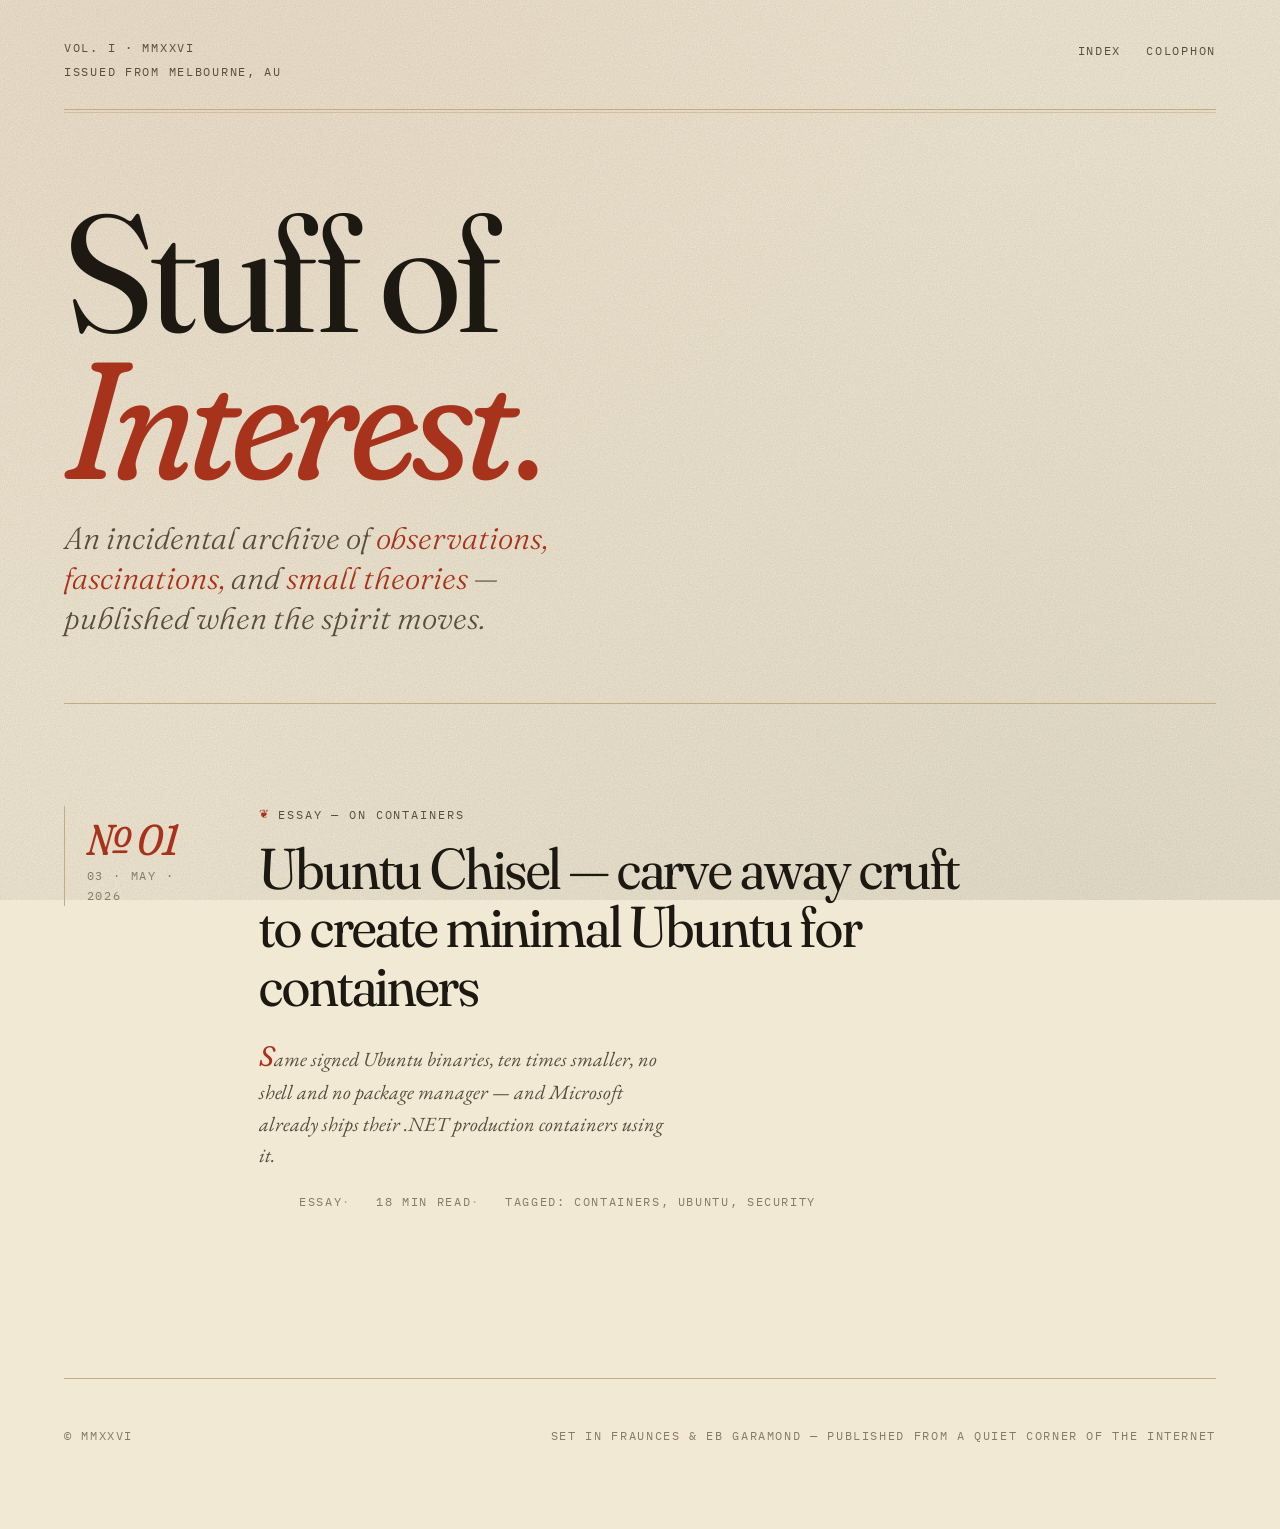
<file: index.html>
<!doctype html>
<html lang="en">
<head>
  <meta charset="utf-8">
  <meta name="viewport" content="width=device-width, initial-scale=1">
  <title>Stuff of Interest — a commonplace book</title>
  <meta name="description" content="An incidental archive of observations, fascinations, and small theories.">
  <link rel="preconnect" href="https://fonts.googleapis.com">
  <link rel="preconnect" href="https://fonts.gstatic.com" crossorigin>
  <link href="https://fonts.googleapis.com/css2?family=Fraunces:ital,opsz,wght,SOFT,WONK@0,9..144,300..700,30..100,0..1;1,9..144,300..700,30..100,0..1&family=EB+Garamond:ital,wght@0,400..600;1,400..600&family=IBM+Plex+Mono:wght@400;500&display=swap" rel="stylesheet">
  <link rel="stylesheet" href="assets/css/styles.css">
</head>
<body>
  <div class="page">

    <header class="masthead">
      <div class="mast-meta">
        <span>Vol. I · MMXXVI</span>
        <span>Issued from Melbourne, AU</span>
      </div>
      <nav class="mast-nav" aria-label="Primary">
        <a href="index.html">Index</a>
        <a href="about.html">Colophon</a>
      </nav>
    </header>

    <section class="hero">
      <h1 class="logotype">
        Stuff of<br>
        <em>Interest</em><span class="period">.</span>
      </h1>
    </section>

    <section class="lede">
      <p class="lede-tagline">
        An incidental archive of <em>observations, fascinations,</em> and <em>small theories</em> — published when the spirit moves.
      </p>
    </section>

    <main>
      <ol class="entries" role="list">

        <li class="entry">
          <div class="entry-no">
            <span class="num">№ 01</span>
            <span class="date">03 · May · 2026</span>
          </div>
          <div class="entry-body">
            <p class="entry-tag">Essay — On containers</p>
            <h2 class="entry-title">
              <a href="posts/ubuntu-chisel.html">Ubuntu Chisel — carve away cruft to create minimal Ubuntu for containers</a>
            </h2>
            <p class="entry-dek">
              Same signed Ubuntu binaries, ten times smaller, no shell and no package manager — and Microsoft already ships their .NET production containers using it.
            </p>
            <ul class="entry-meta">
              <li>Essay</li>
              <li>18 min read</li>
              <li>Tagged: containers, ubuntu, security</li>
            </ul>
          </div>
        </li>

      </ol>
    </main>

    <footer class="colophon-foot">
      <p>© MMXXVI</p>
      <p>Set in Fraunces &amp; EB Garamond — published from a quiet corner of the internet</p>
    </footer>

  </div>
</body>
</html>
</file>
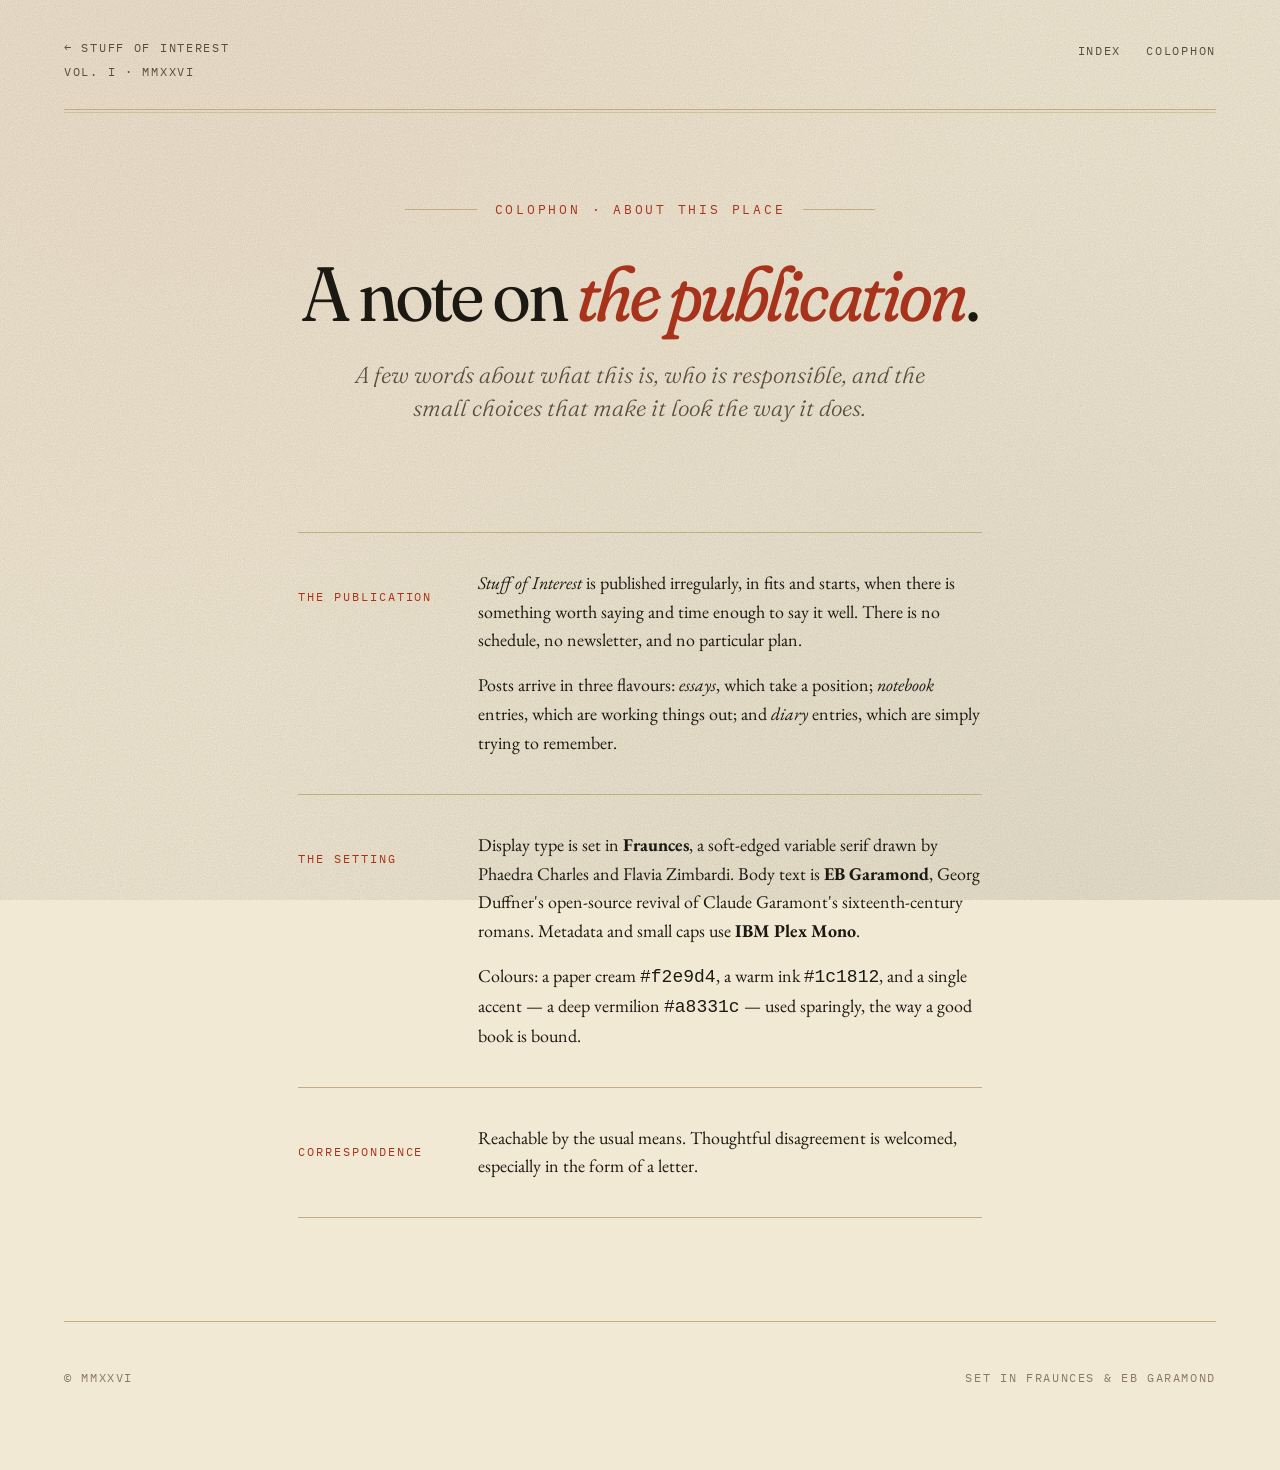
<file: about.html>
<!doctype html>
<html lang="en">
<head>
  <meta charset="utf-8">
  <meta name="viewport" content="width=device-width, initial-scale=1">
  <title>Colophon — Stuff of Interest</title>
  <meta name="description" content="A short note on who runs Stuff of Interest, what it is, and how it was made.">
  <link rel="preconnect" href="https://fonts.googleapis.com">
  <link rel="preconnect" href="https://fonts.gstatic.com" crossorigin>
  <link href="https://fonts.googleapis.com/css2?family=Fraunces:ital,opsz,wght,SOFT,WONK@0,9..144,300..700,30..100,0..1;1,9..144,300..700,30..100,0..1&family=EB+Garamond:ital,wght@0,400..600;1,400..600&family=IBM+Plex+Mono:wght@400;500&display=swap" rel="stylesheet">
  <link rel="stylesheet" href="assets/css/styles.css">
</head>
<body>
  <div class="page">

    <header class="masthead">
      <div class="mast-meta">
        <span><a href="index.html">← Stuff of Interest</a></span>
        <span>Vol. I · MMXXVI</span>
      </div>
      <nav class="mast-nav" aria-label="Primary">
        <a href="index.html">Index</a>
        <a href="about.html">Colophon</a>
      </nav>
    </header>

    <article class="article">

      <header class="article-head">
        <p class="article-kicker">Colophon · About this place</p>
        <h1 class="article-title">A note on <em>the publication</em>.</h1>
        <p class="article-deck">A few words about what this is, who is responsible, and the small choices that make it look the way it does.</p>
      </header>

      <section class="colophon">

        <div class="colophon-section">
          <p class="colophon-label">The Publication</p>
          <div class="colophon-body">
            <p><em>Stuff of Interest</em> is published irregularly, in fits and starts, when there is something worth saying and time enough to say it well. There is no schedule, no newsletter, and no particular plan.</p>
            <p>Posts arrive in three flavours: <em>essays</em>, which take a position; <em>notebook</em> entries, which are working things out; and <em>diary</em> entries, which are simply trying to remember.</p>
          </div>
        </div>

        <div class="colophon-section">
          <p class="colophon-label">The Setting</p>
          <div class="colophon-body">
            <p>Display type is set in <strong>Fraunces</strong>, a soft-edged variable serif drawn by Phaedra Charles and Flavia Zimbardi. Body text is <strong>EB Garamond</strong>, Georg Duffner's open-source revival of Claude Garamont's sixteenth-century romans. Metadata and small caps use <strong>IBM Plex Mono</strong>.</p>
            <p>Colours: a paper cream <code>#f2e9d4</code>, a warm ink <code>#1c1812</code>, and a single accent — a deep vermilion <code>#a8331c</code> — used sparingly, the way a good book is bound.</p>
          </div>
        </div>

        <div class="colophon-section">
          <p class="colophon-label">Correspondence</p>
          <div class="colophon-body">
            <p>Reachable by the usual means. Thoughtful disagreement is welcomed, especially in the form of a letter.</p>
          </div>
        </div>

      </section>

    </article>

    <footer class="colophon-foot">
      <p>© MMXXVI</p>
      <p>Set in Fraunces &amp; EB Garamond</p>
    </footer>

  </div>
</body>
</html>
</file>
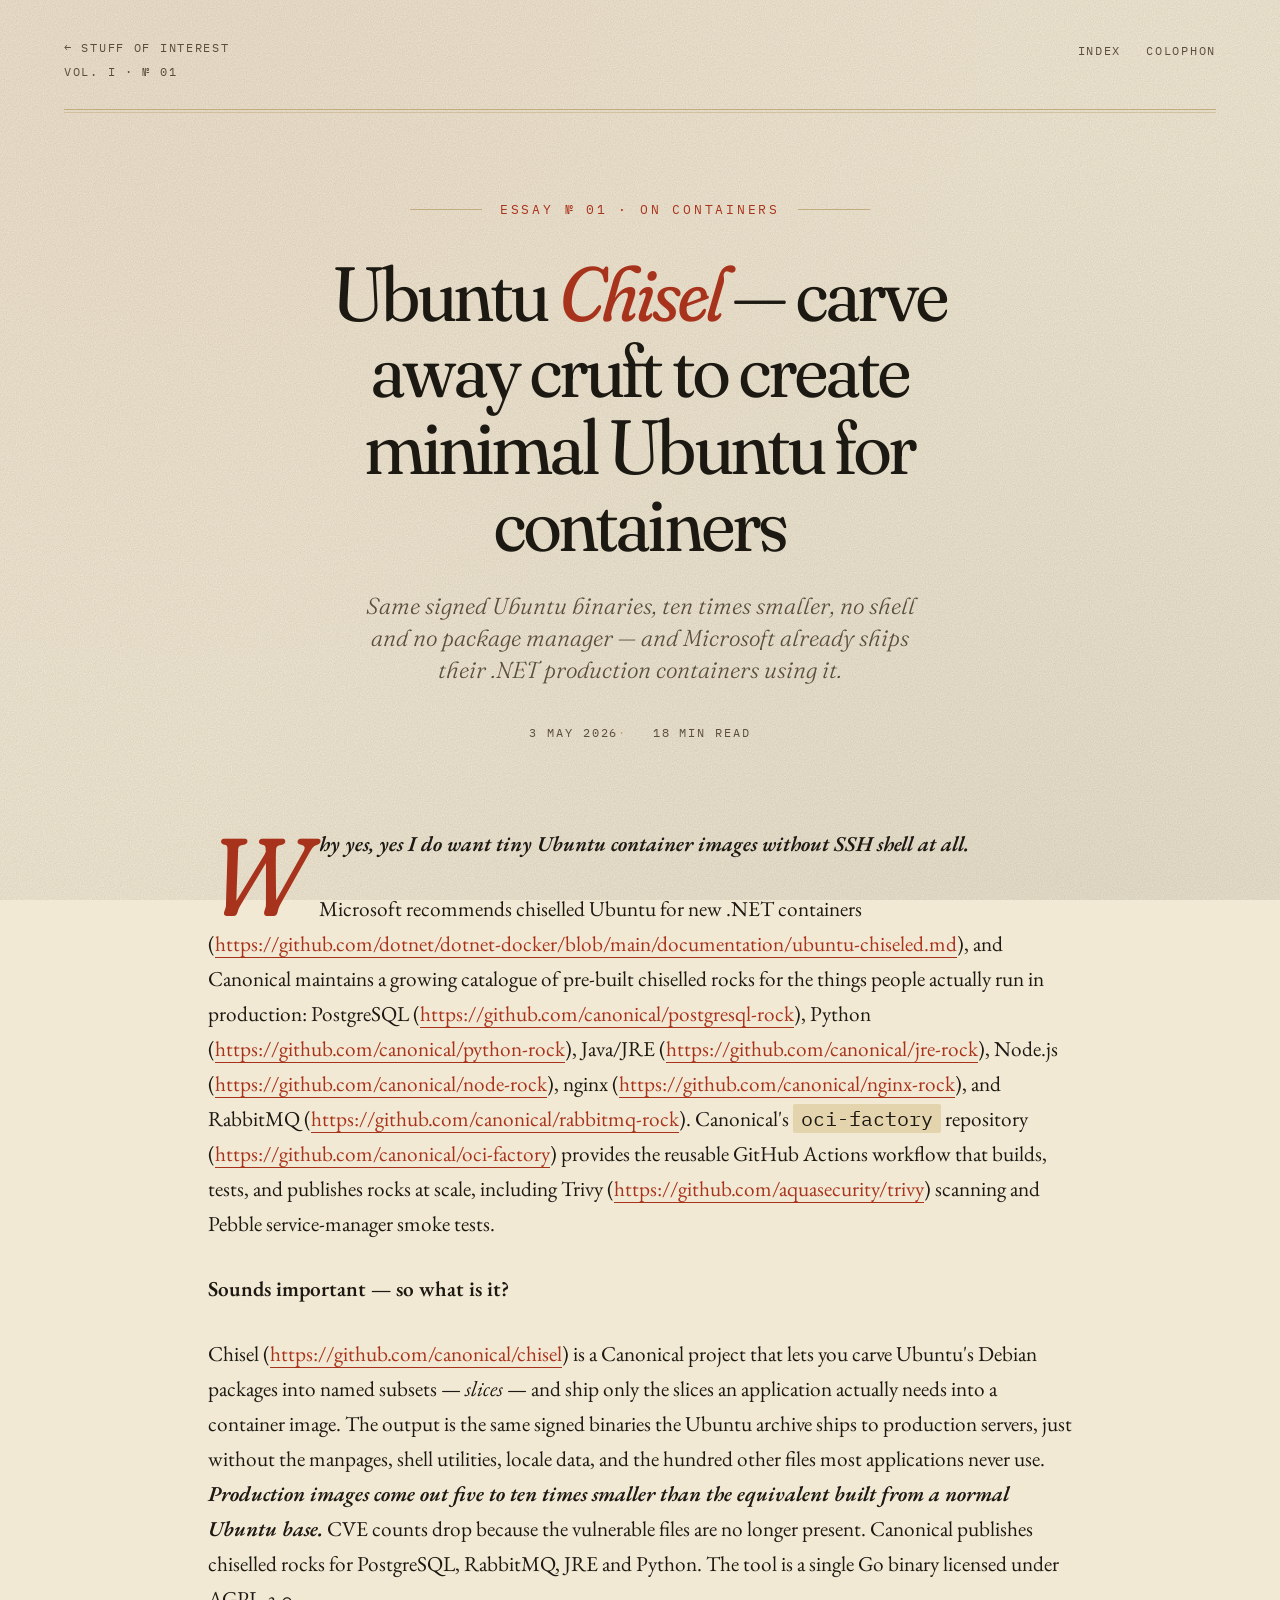
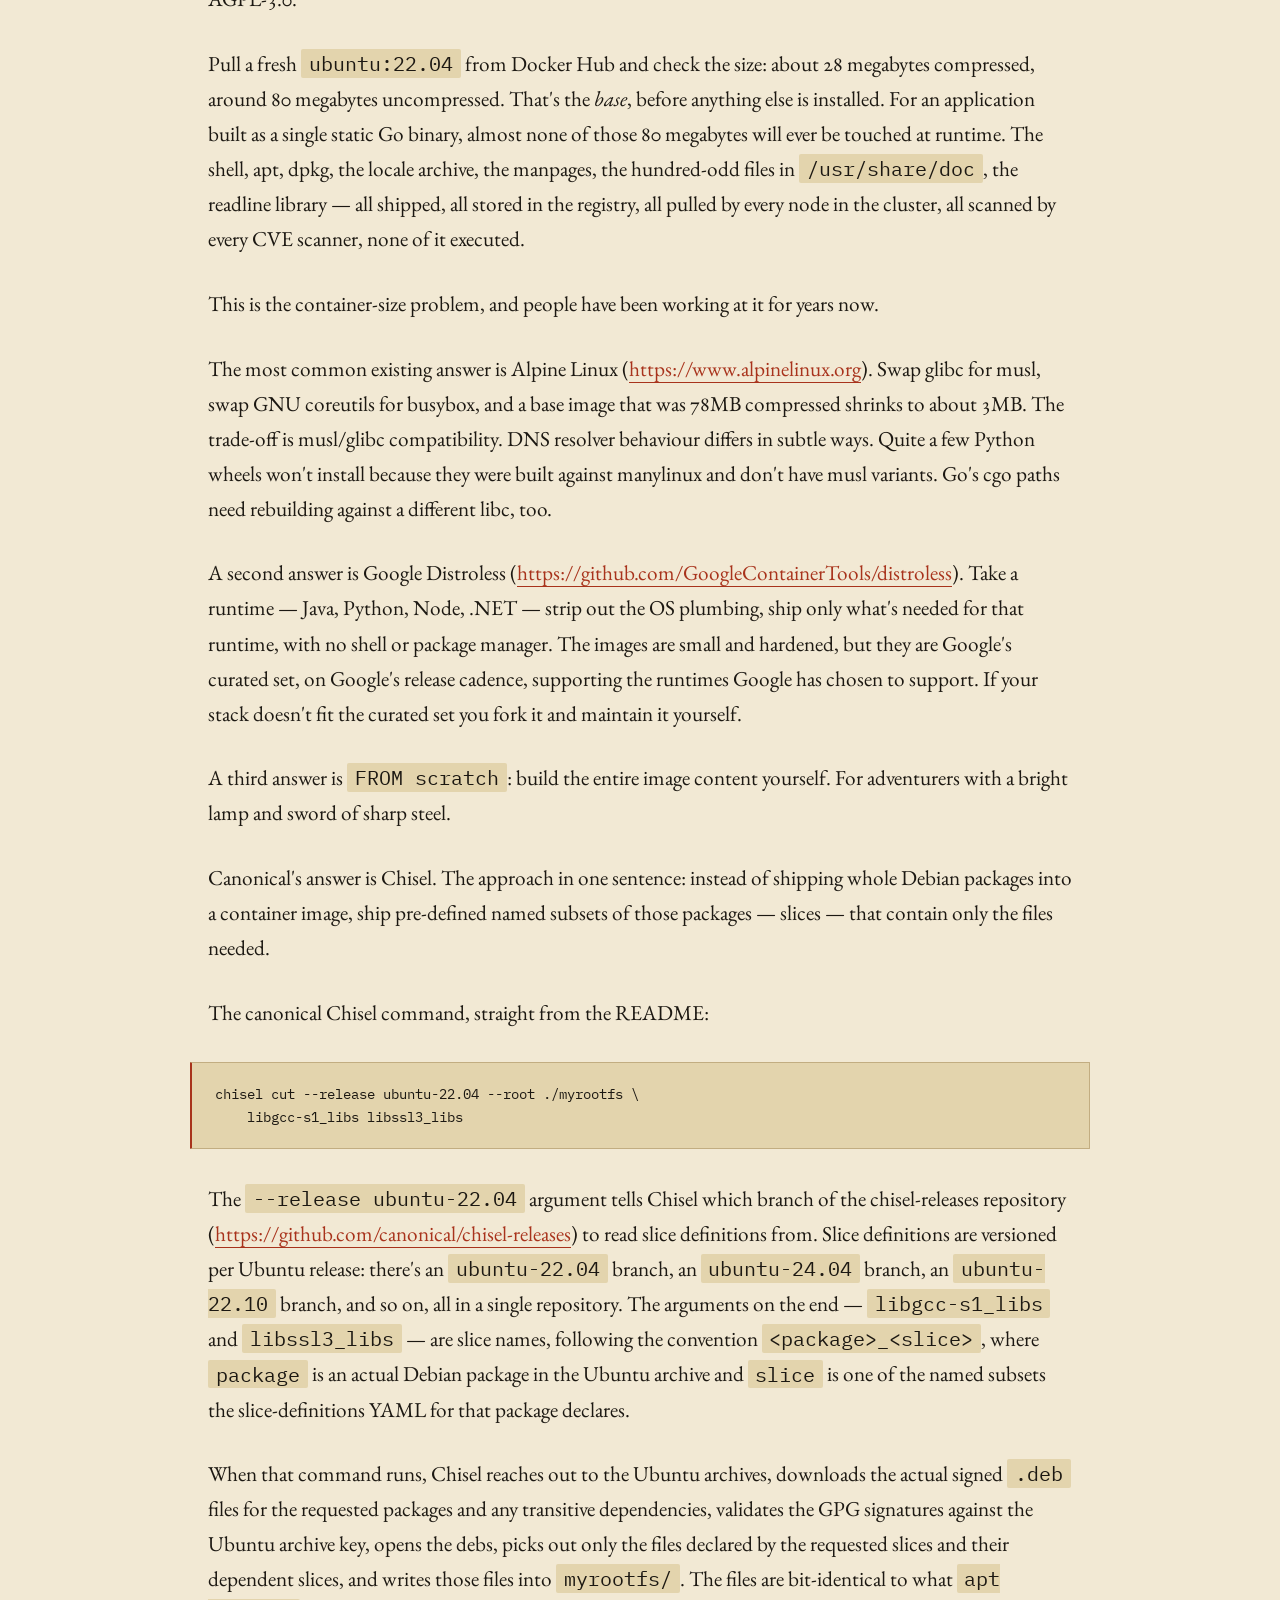
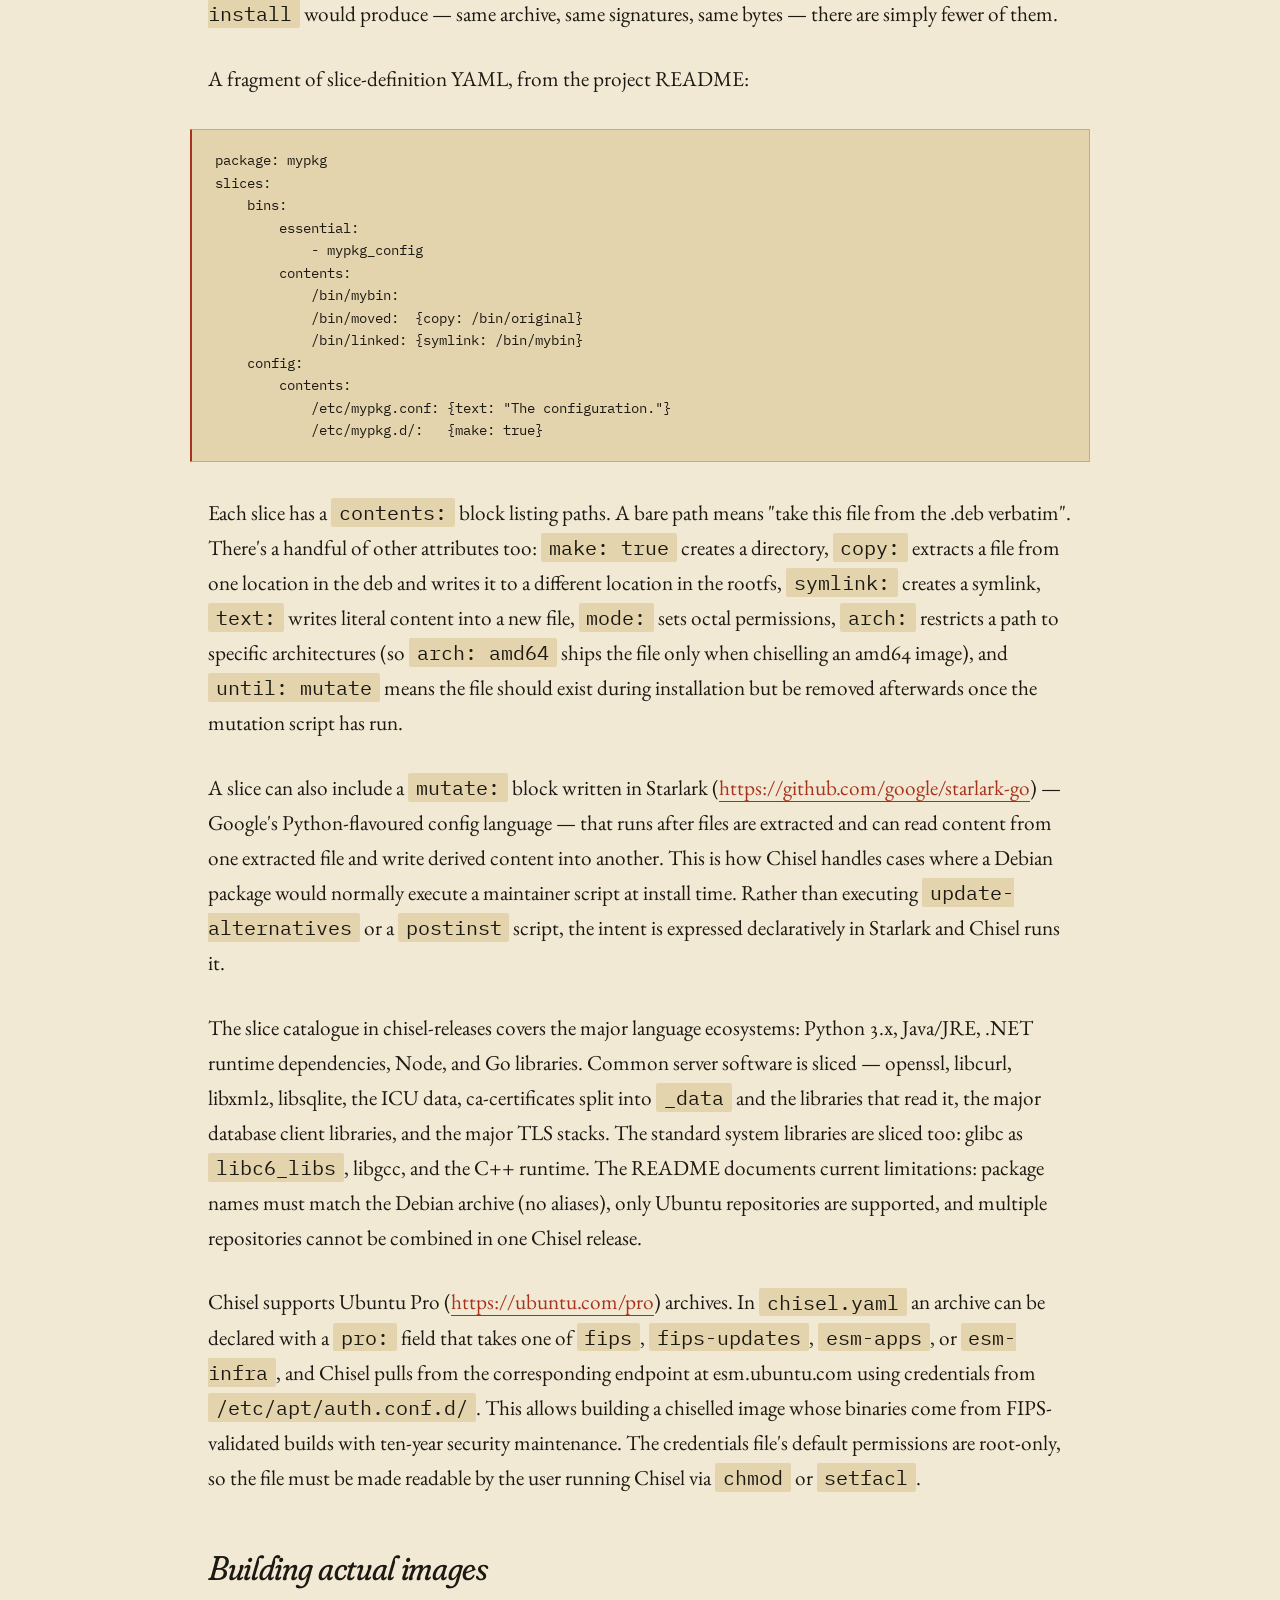
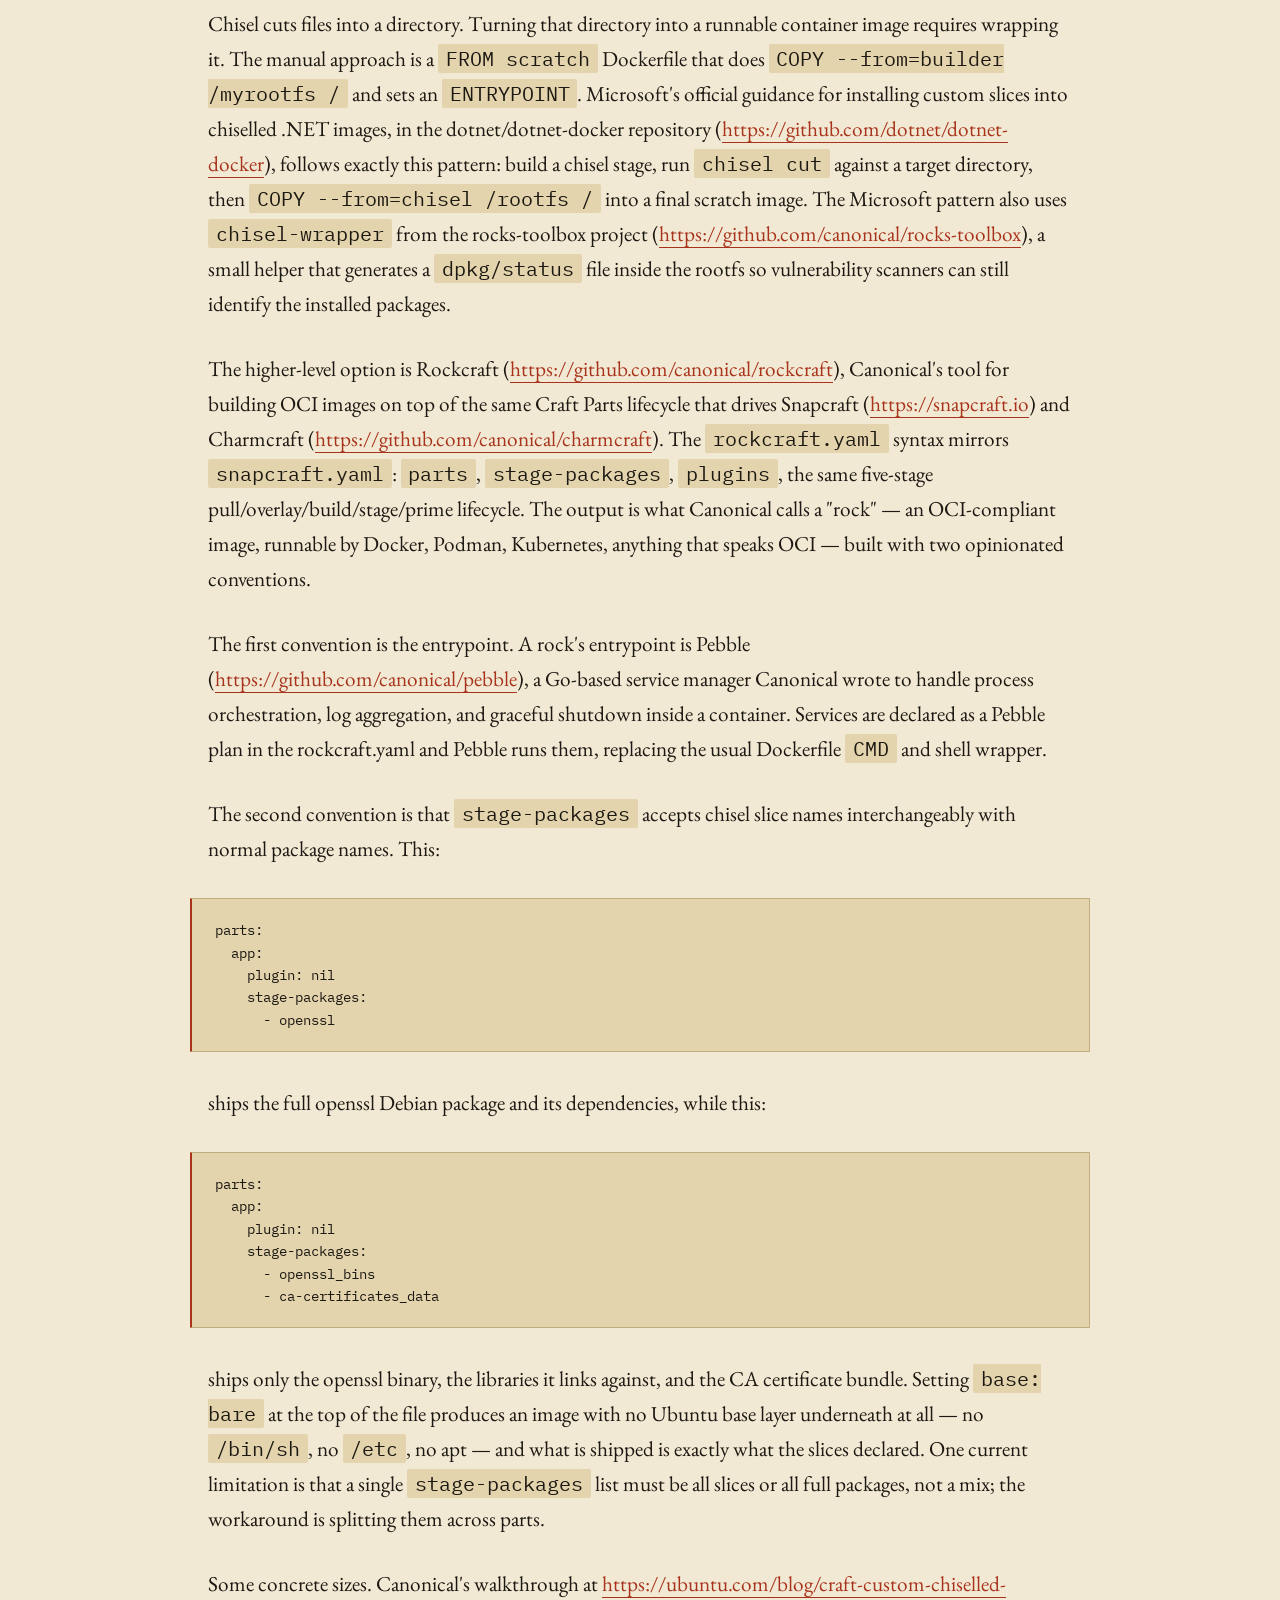
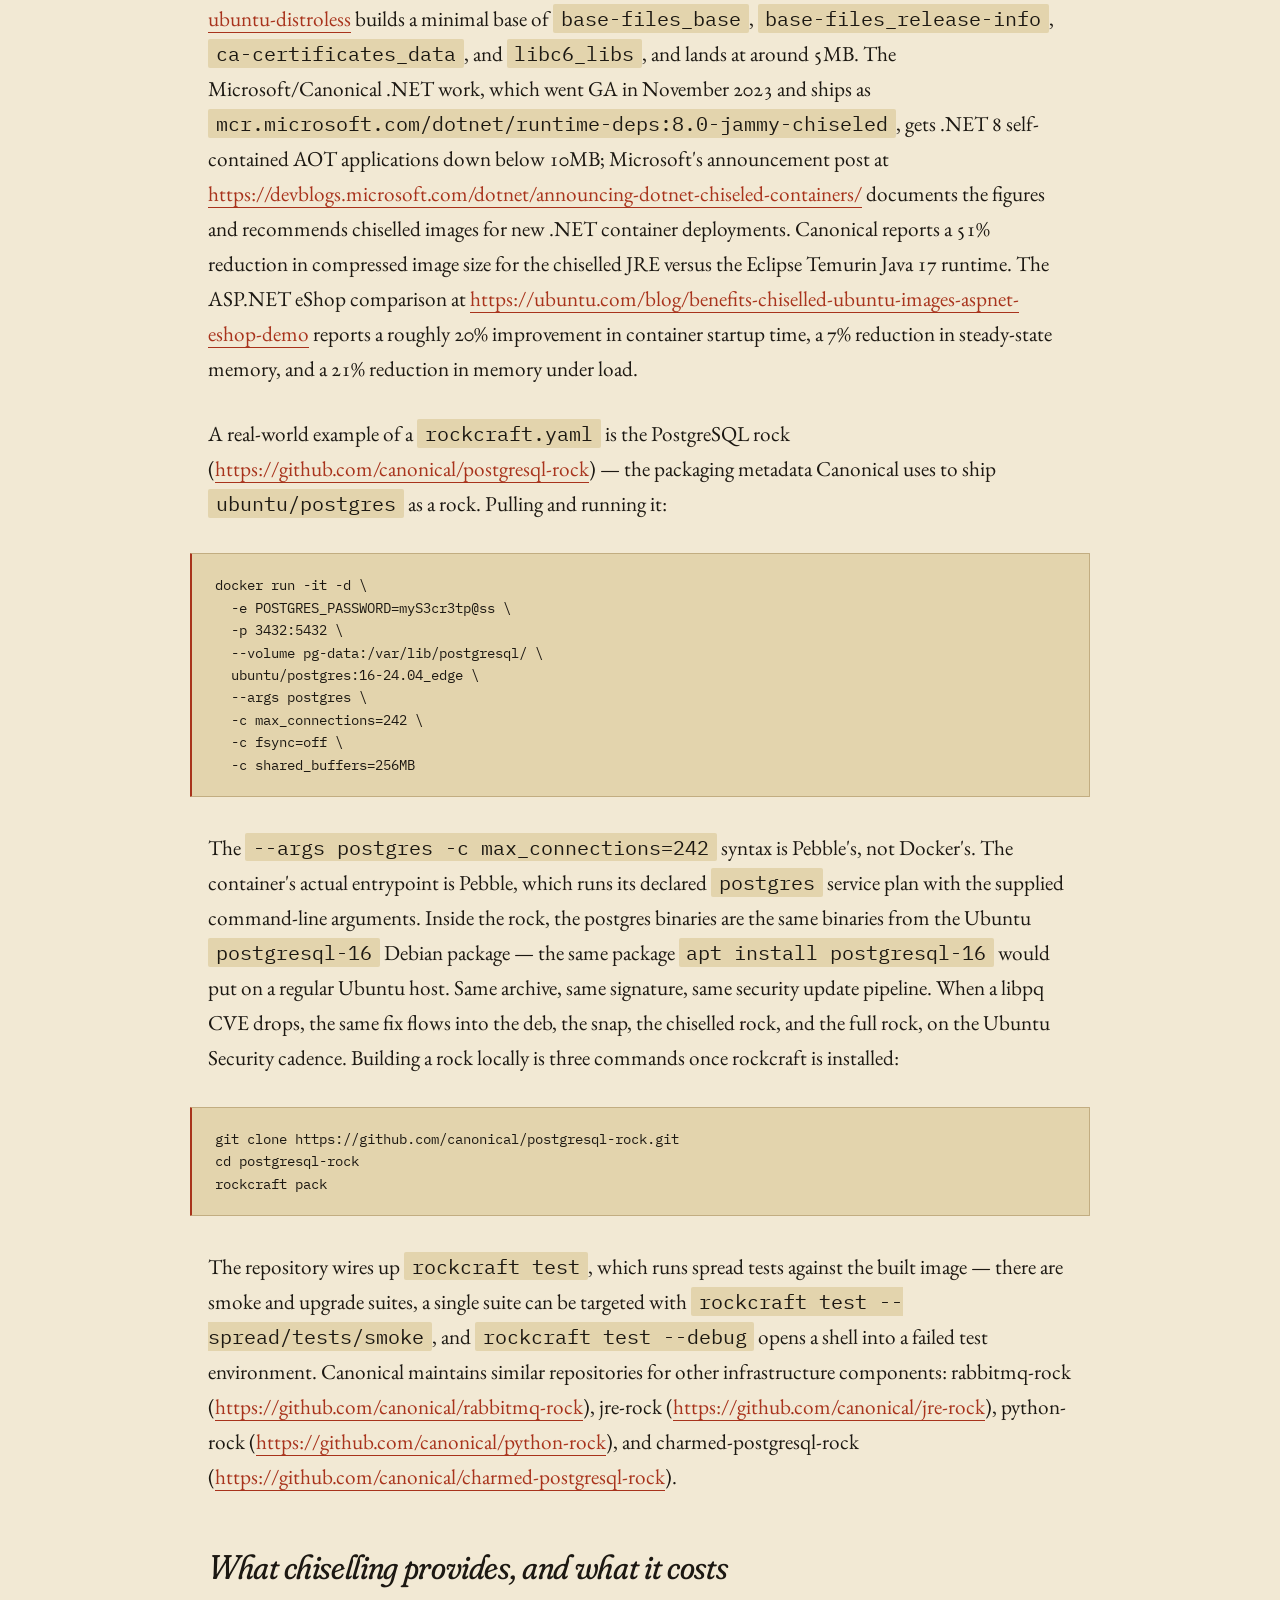
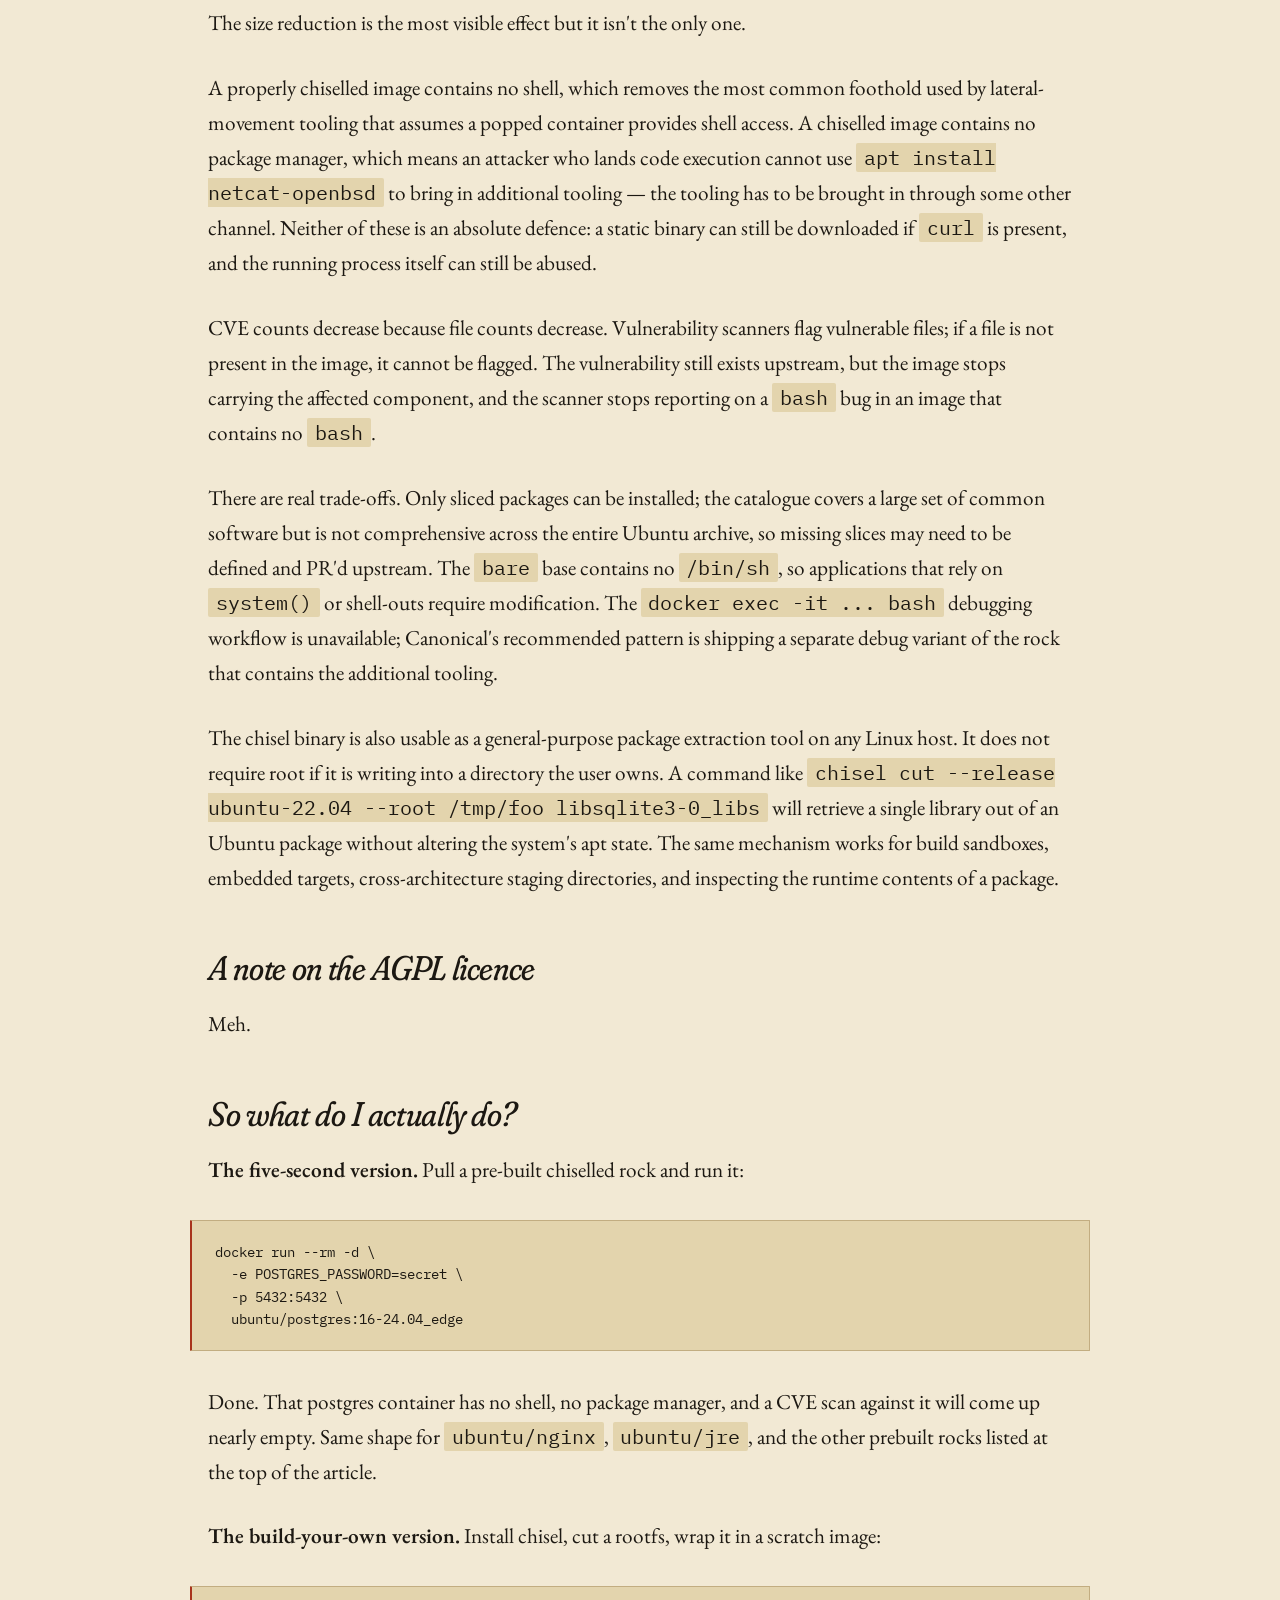
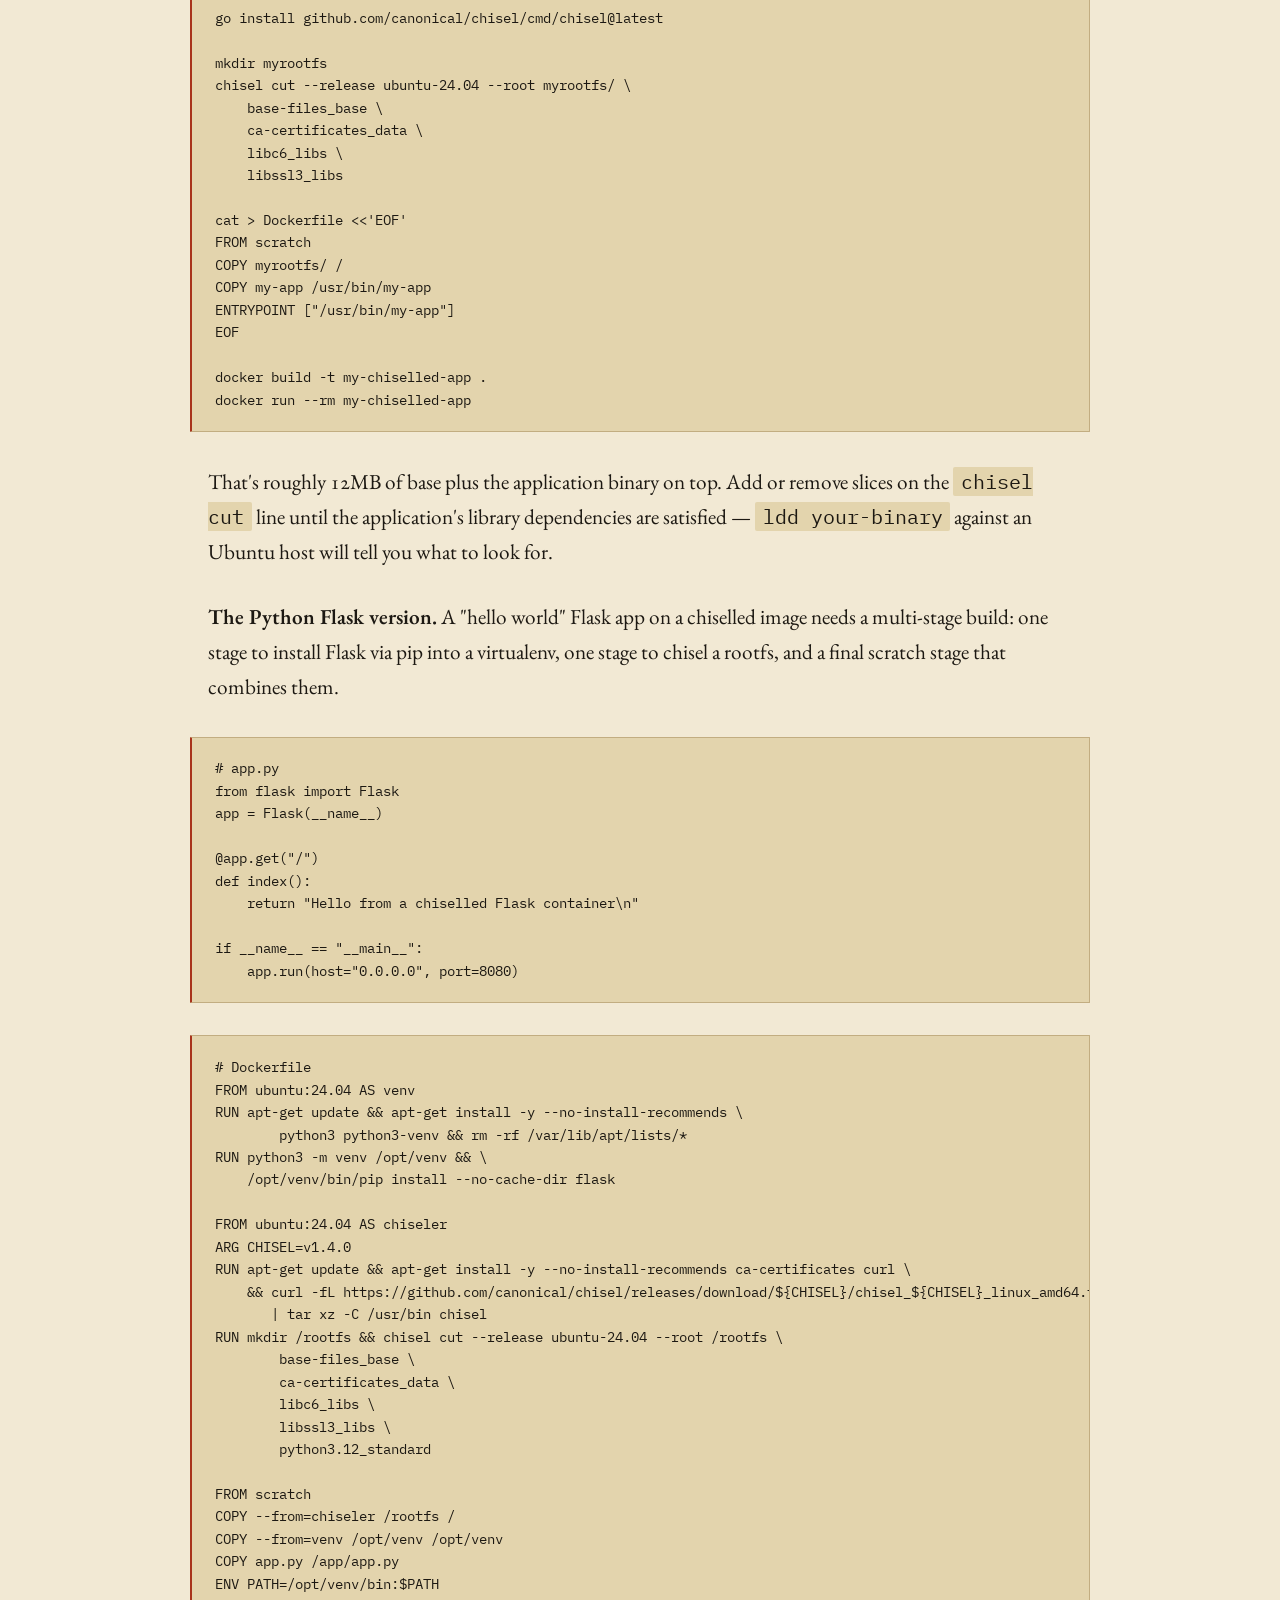
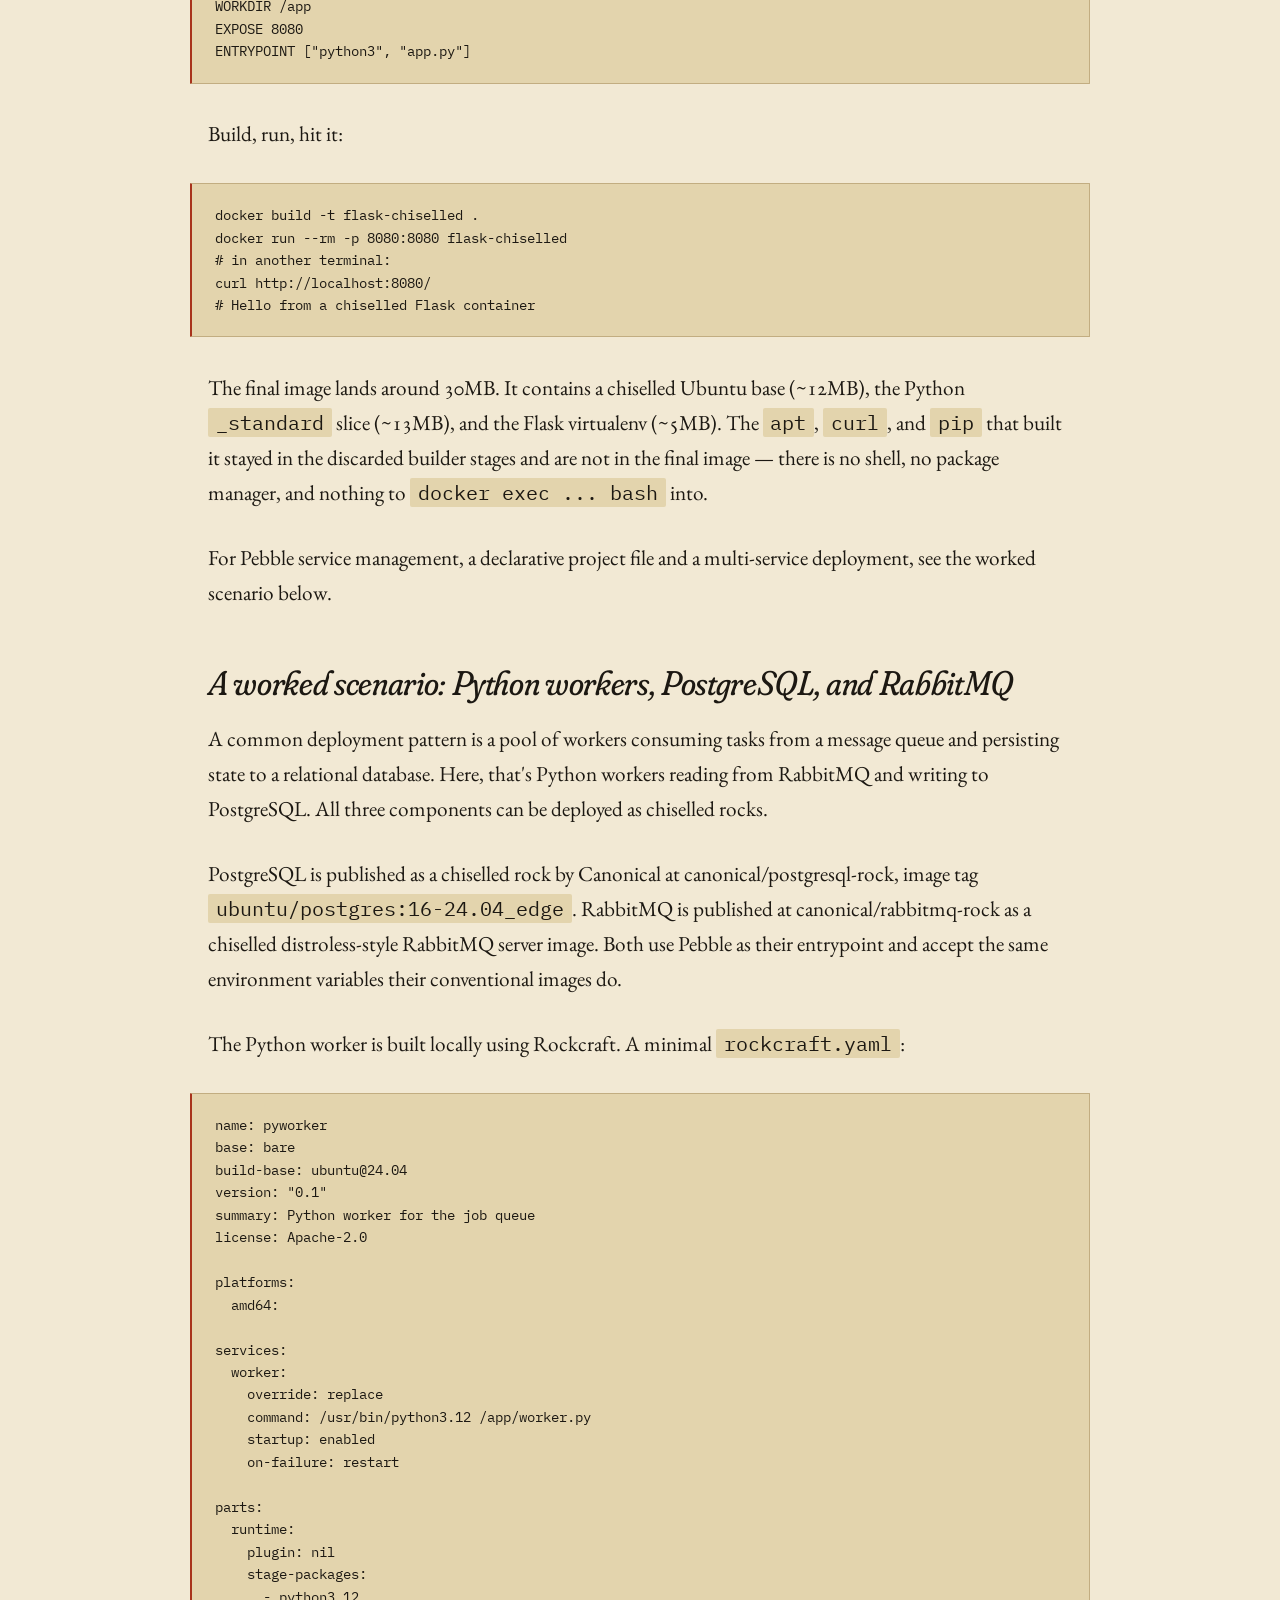
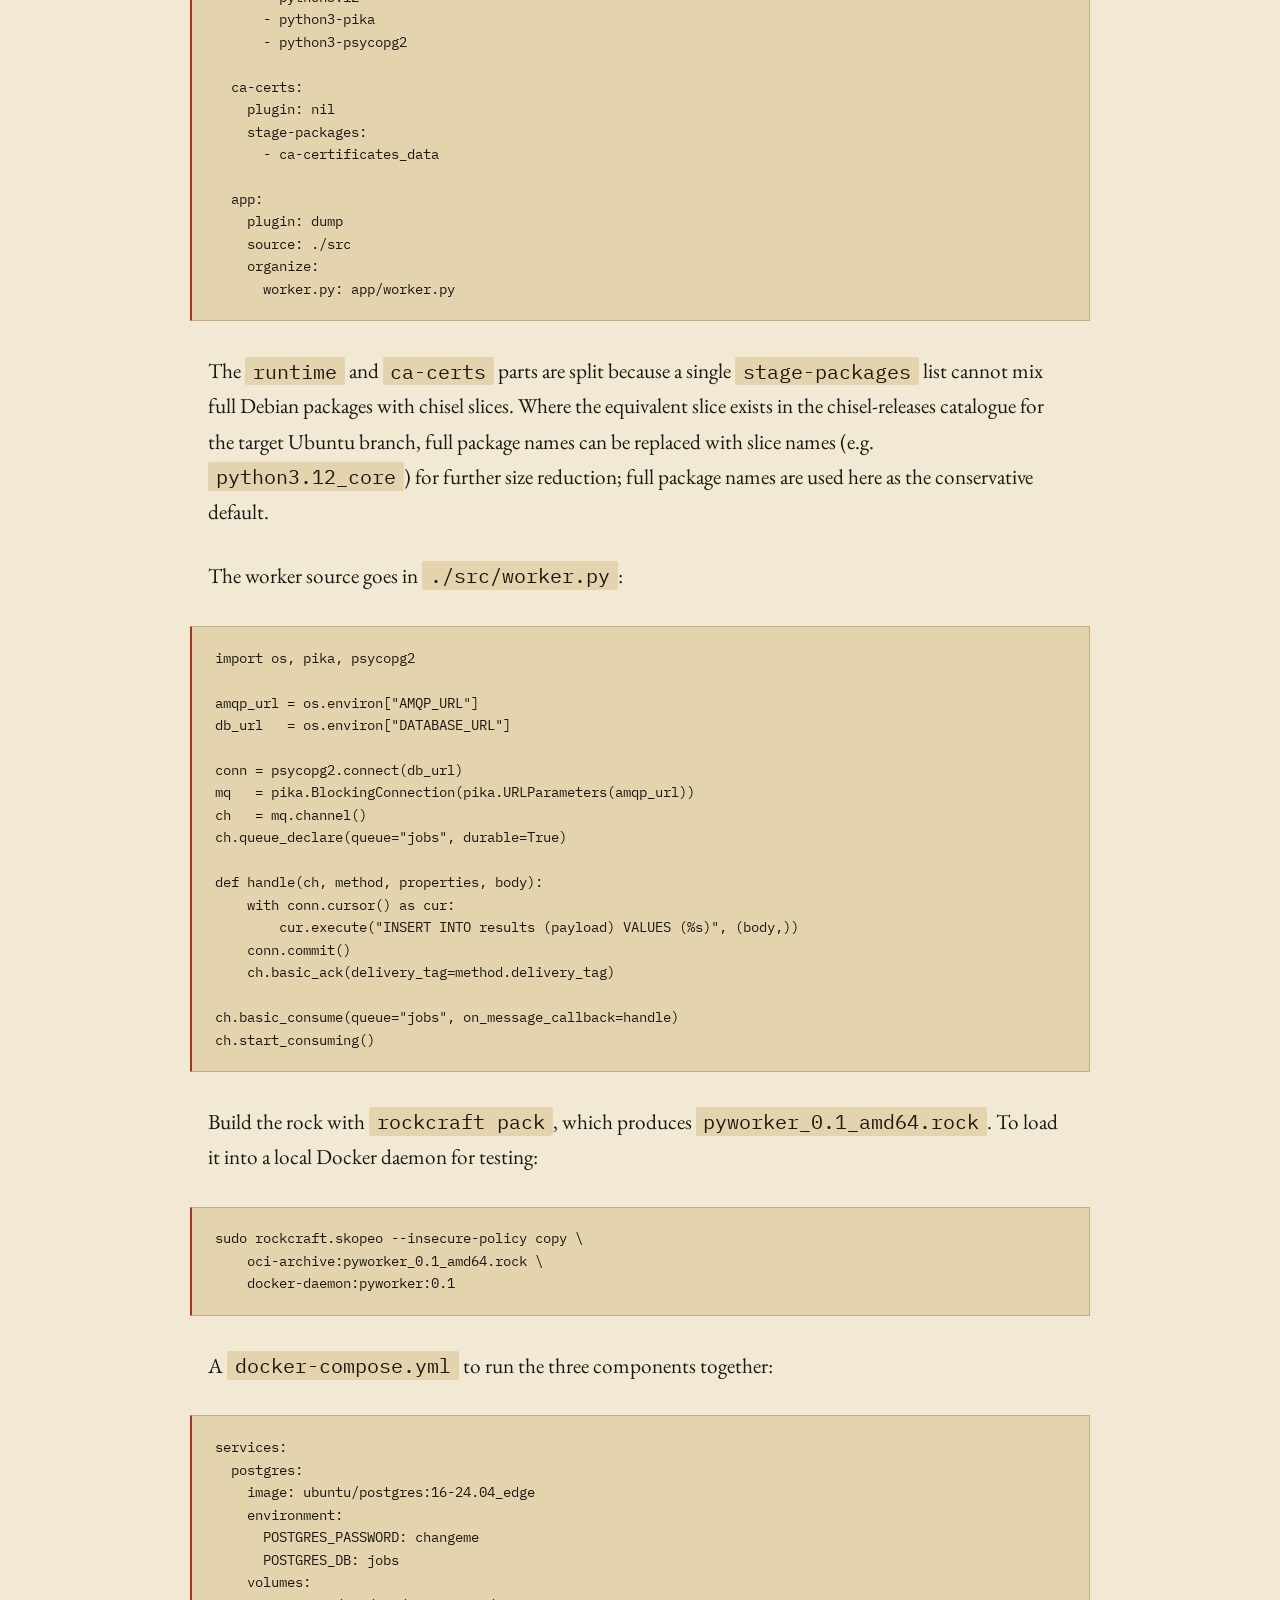
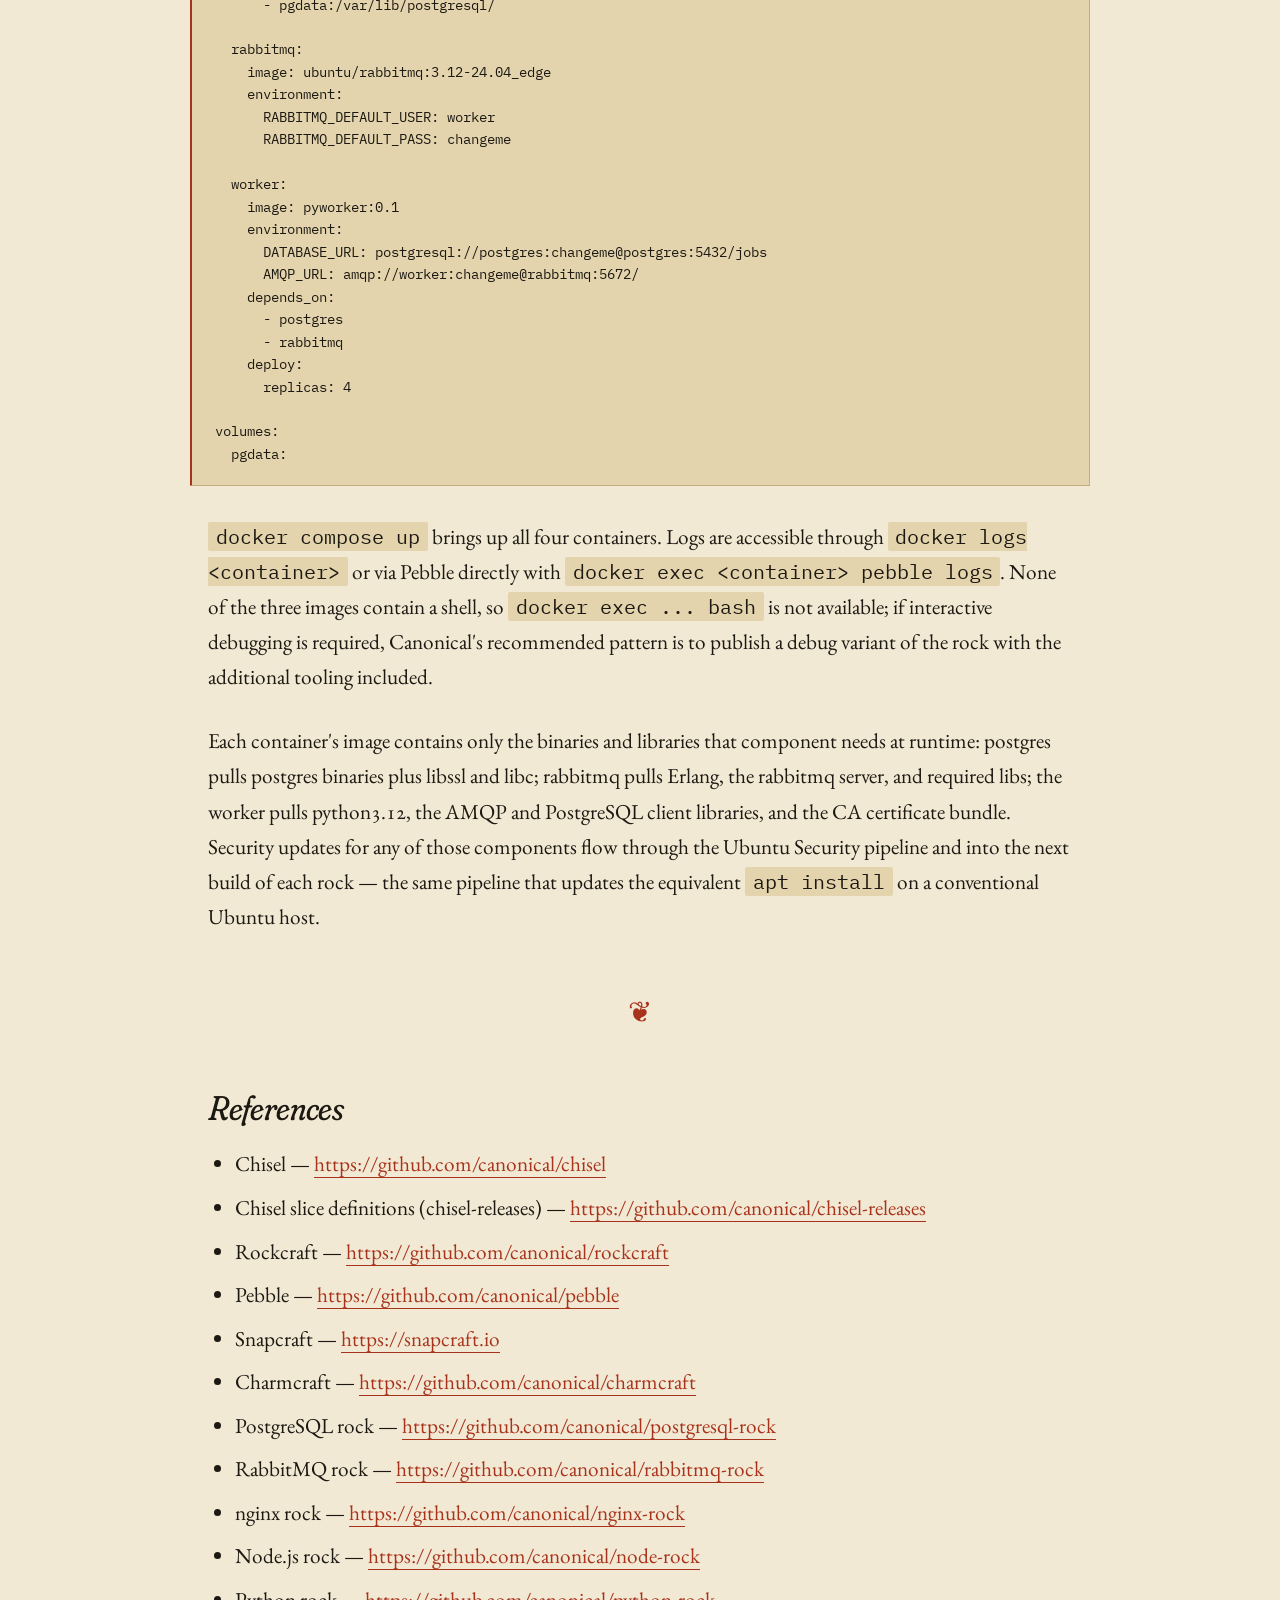
<file: posts/ubuntu-chisel.html>
<!doctype html>
<html lang="en">
<head>
  <meta charset="utf-8">
  <meta name="viewport" content="width=device-width, initial-scale=1">
  <title>Ubuntu Chisel — carve away cruft to create minimal Ubuntu for containers — Stuff of Interest</title>
  <meta name="description" content="Same signed Ubuntu binaries, ten times smaller, no shell and no package manager — and Microsoft already ships their .NET production containers using it.">
  <link rel="preconnect" href="https://fonts.googleapis.com">
  <link rel="preconnect" href="https://fonts.gstatic.com" crossorigin>
  <link href="https://fonts.googleapis.com/css2?family=Fraunces:ital,opsz,wght,SOFT,WONK@0,9..144,300..700,30..100,0..1;1,9..144,300..700,30..100,0..1&family=EB+Garamond:ital,wght@0,400..600;1,400..600&family=IBM+Plex+Mono:wght@400;500&display=swap" rel="stylesheet">
  <link rel="stylesheet" href="../assets/css/styles.css">
</head>
<body>
  <div class="page">

    <header class="masthead">
      <div class="mast-meta">
        <span><a href="../index.html">← Stuff of Interest</a></span>
        <span>Vol. I · № 01</span>
      </div>
      <nav class="mast-nav" aria-label="Primary">
        <a href="../index.html">Index</a>
        <a href="../about.html">Colophon</a>
      </nav>
    </header>

    <article class="article">

      <header class="article-head">
        <p class="article-kicker">Essay № 01 · On containers</p>
        <h1 class="article-title">Ubuntu <em>Chisel</em> — carve away cruft to create minimal Ubuntu for containers</h1>
        <p class="article-deck">Same signed Ubuntu binaries, ten times smaller, no shell and no package manager — and Microsoft already ships their .NET production containers using it.</p>
        <p class="article-byline">
          <span>3 May 2026</span>
          <span>18 min read</span>
        </p>
      </header>

      <div class="article-body">

        <p><em><strong>Why yes, yes I do want tiny Ubuntu container images without SSH shell at all.</strong></em></p>

        <p>Microsoft recommends chiselled Ubuntu for new .NET containers (<a href="https://github.com/dotnet/dotnet-docker/blob/main/documentation/ubuntu-chiseled.md">https://github.com/dotnet/dotnet-docker/blob/main/documentation/ubuntu-chiseled.md</a>), and Canonical maintains a growing catalogue of pre-built chiselled rocks for the things people actually run in production: PostgreSQL (<a href="https://github.com/canonical/postgresql-rock">https://github.com/canonical/postgresql-rock</a>), Python (<a href="https://github.com/canonical/python-rock">https://github.com/canonical/python-rock</a>), Java/JRE (<a href="https://github.com/canonical/jre-rock">https://github.com/canonical/jre-rock</a>), Node.js (<a href="https://github.com/canonical/node-rock">https://github.com/canonical/node-rock</a>), nginx (<a href="https://github.com/canonical/nginx-rock">https://github.com/canonical/nginx-rock</a>), and RabbitMQ (<a href="https://github.com/canonical/rabbitmq-rock">https://github.com/canonical/rabbitmq-rock</a>). Canonical's <code>oci-factory</code> repository (<a href="https://github.com/canonical/oci-factory">https://github.com/canonical/oci-factory</a>) provides the reusable GitHub Actions workflow that builds, tests, and publishes rocks at scale, including Trivy (<a href="https://github.com/aquasecurity/trivy">https://github.com/aquasecurity/trivy</a>) scanning and Pebble service-manager smoke tests.</p>

        <p><strong>Sounds important — so what is it?</strong></p>

        <p>Chisel (<a href="https://github.com/canonical/chisel">https://github.com/canonical/chisel</a>) is a Canonical project that lets you carve Ubuntu's Debian packages into named subsets — <em>slices</em> — and ship only the slices an application actually needs into a container image. The output is the same signed binaries the Ubuntu archive ships to production servers, just without the manpages, shell utilities, locale data, and the hundred other files most applications never use. <em><strong>Production images come out five to ten times smaller than the equivalent built from a normal Ubuntu base.</strong></em> CVE counts drop because the vulnerable files are no longer present. Canonical publishes chiselled rocks for PostgreSQL, RabbitMQ, JRE and Python. The tool is a single Go binary licensed under AGPL-3.0.</p>

        <p>Pull a fresh <code>ubuntu:22.04</code> from Docker Hub and check the size: about 28 megabytes compressed, around 80 megabytes uncompressed. That's the <em>base</em>, before anything else is installed. For an application built as a single static Go binary, almost none of those 80 megabytes will ever be touched at runtime. The shell, apt, dpkg, the locale archive, the manpages, the hundred-odd files in <code>/usr/share/doc</code>, the readline library — all shipped, all stored in the registry, all pulled by every node in the cluster, all scanned by every CVE scanner, none of it executed.</p>

        <p>This is the container-size problem, and people have been working at it for years now.</p>

        <p>The most common existing answer is Alpine Linux (<a href="https://www.alpinelinux.org">https://www.alpinelinux.org</a>). Swap glibc for musl, swap GNU coreutils for busybox, and a base image that was 78MB compressed shrinks to about 3MB. The trade-off is musl/glibc compatibility. DNS resolver behaviour differs in subtle ways. Quite a few Python wheels won't install because they were built against manylinux and don't have musl variants. Go's cgo paths need rebuilding against a different libc, too.</p>

        <p>A second answer is Google Distroless (<a href="https://github.com/GoogleContainerTools/distroless">https://github.com/GoogleContainerTools/distroless</a>). Take a runtime — Java, Python, Node, .NET — strip out the OS plumbing, ship only what's needed for that runtime, with no shell or package manager. The images are small and hardened, but they are Google's curated set, on Google's release cadence, supporting the runtimes Google has chosen to support. If your stack doesn't fit the curated set you fork it and maintain it yourself.</p>

        <p>A third answer is <code>FROM scratch</code>: build the entire image content yourself. For adventurers with a bright lamp and sword of sharp steel.</p>

        <p>Canonical's answer is Chisel. The approach in one sentence: instead of shipping whole Debian packages into a container image, ship pre-defined named subsets of those packages — slices — that contain only the files needed.</p>

        <p>The canonical Chisel command, straight from the README:</p>

<pre>chisel cut --release ubuntu-22.04 --root ./myrootfs \
    libgcc-s1_libs libssl3_libs</pre>

        <p>The <code>--release ubuntu-22.04</code> argument tells Chisel which branch of the chisel-releases repository (<a href="https://github.com/canonical/chisel-releases">https://github.com/canonical/chisel-releases</a>) to read slice definitions from. Slice definitions are versioned per Ubuntu release: there's an <code>ubuntu-22.04</code> branch, an <code>ubuntu-24.04</code> branch, an <code>ubuntu-22.10</code> branch, and so on, all in a single repository. The arguments on the end — <code>libgcc-s1_libs</code> and <code>libssl3_libs</code> — are slice names, following the convention <code>&lt;package&gt;_&lt;slice&gt;</code>, where <code>package</code> is an actual Debian package in the Ubuntu archive and <code>slice</code> is one of the named subsets the slice-definitions YAML for that package declares.</p>

        <p>When that command runs, Chisel reaches out to the Ubuntu archives, downloads the actual signed <code>.deb</code> files for the requested packages and any transitive dependencies, validates the GPG signatures against the Ubuntu archive key, opens the debs, picks out only the files declared by the requested slices and their dependent slices, and writes those files into <code>myrootfs/</code>. The files are bit-identical to what <code>apt install</code> would produce — same archive, same signatures, same bytes — there are simply fewer of them.</p>

        <p>A fragment of slice-definition YAML, from the project README:</p>

<pre>package: mypkg
slices:
    bins:
        essential:
            - mypkg_config
        contents:
            /bin/mybin:
            /bin/moved:  {copy: /bin/original}
            /bin/linked: {symlink: /bin/mybin}
    config:
        contents:
            /etc/mypkg.conf: {text: "The configuration."}
            /etc/mypkg.d/:   {make: true}</pre>

        <p>Each slice has a <code>contents:</code> block listing paths. A bare path means "take this file from the .deb verbatim". There's a handful of other attributes too: <code>make: true</code> creates a directory, <code>copy:</code> extracts a file from one location in the deb and writes it to a different location in the rootfs, <code>symlink:</code> creates a symlink, <code>text:</code> writes literal content into a new file, <code>mode:</code> sets octal permissions, <code>arch:</code> restricts a path to specific architectures (so <code>arch: amd64</code> ships the file only when chiselling an amd64 image), and <code>until: mutate</code> means the file should exist during installation but be removed afterwards once the mutation script has run.</p>

        <p>A slice can also include a <code>mutate:</code> block written in Starlark (<a href="https://github.com/google/starlark-go">https://github.com/google/starlark-go</a>) — Google's Python-flavoured config language — that runs after files are extracted and can read content from one extracted file and write derived content into another. This is how Chisel handles cases where a Debian package would normally execute a maintainer script at install time. Rather than executing <code>update-alternatives</code> or a <code>postinst</code> script, the intent is expressed declaratively in Starlark and Chisel runs it.</p>

        <p>The slice catalogue in chisel-releases covers the major language ecosystems: Python 3.x, Java/JRE, .NET runtime dependencies, Node, and Go libraries. Common server software is sliced — openssl, libcurl, libxml2, libsqlite, the ICU data, ca-certificates split into <code>_data</code> and the libraries that read it, the major database client libraries, and the major TLS stacks. The standard system libraries are sliced too: glibc as <code>libc6_libs</code>, libgcc, and the C++ runtime. The README documents current limitations: package names must match the Debian archive (no aliases), only Ubuntu repositories are supported, and multiple repositories cannot be combined in one Chisel release.</p>

        <p>Chisel supports Ubuntu Pro (<a href="https://ubuntu.com/pro">https://ubuntu.com/pro</a>) archives. In <code>chisel.yaml</code> an archive can be declared with a <code>pro:</code> field that takes one of <code>fips</code>, <code>fips-updates</code>, <code>esm-apps</code>, or <code>esm-infra</code>, and Chisel pulls from the corresponding endpoint at esm.ubuntu.com using credentials from <code>/etc/apt/auth.conf.d/</code>. This allows building a chiselled image whose binaries come from FIPS-validated builds with ten-year security maintenance. The credentials file's default permissions are root-only, so the file must be made readable by the user running Chisel via <code>chmod</code> or <code>setfacl</code>.</p>

        <h2>Building actual images</h2>

        <p>Chisel cuts files into a directory. Turning that directory into a runnable container image requires wrapping it. The manual approach is a <code>FROM scratch</code> Dockerfile that does <code>COPY --from=builder /myrootfs /</code> and sets an <code>ENTRYPOINT</code>. Microsoft's official guidance for installing custom slices into chiselled .NET images, in the dotnet/dotnet-docker repository (<a href="https://github.com/dotnet/dotnet-docker">https://github.com/dotnet/dotnet-docker</a>), follows exactly this pattern: build a chisel stage, run <code>chisel cut</code> against a target directory, then <code>COPY --from=chisel /rootfs /</code> into a final scratch image. The Microsoft pattern also uses <code>chisel-wrapper</code> from the rocks-toolbox project (<a href="https://github.com/canonical/rocks-toolbox">https://github.com/canonical/rocks-toolbox</a>), a small helper that generates a <code>dpkg/status</code> file inside the rootfs so vulnerability scanners can still identify the installed packages.</p>

        <p>The higher-level option is Rockcraft (<a href="https://github.com/canonical/rockcraft">https://github.com/canonical/rockcraft</a>), Canonical's tool for building OCI images on top of the same Craft Parts lifecycle that drives Snapcraft (<a href="https://snapcraft.io">https://snapcraft.io</a>) and Charmcraft (<a href="https://github.com/canonical/charmcraft">https://github.com/canonical/charmcraft</a>). The <code>rockcraft.yaml</code> syntax mirrors <code>snapcraft.yaml</code>: <code>parts</code>, <code>stage-packages</code>, <code>plugins</code>, the same five-stage pull/overlay/build/stage/prime lifecycle. The output is what Canonical calls a "rock" — an OCI-compliant image, runnable by Docker, Podman, Kubernetes, anything that speaks OCI — built with two opinionated conventions.</p>

        <p>The first convention is the entrypoint. A rock's entrypoint is Pebble (<a href="https://github.com/canonical/pebble">https://github.com/canonical/pebble</a>), a Go-based service manager Canonical wrote to handle process orchestration, log aggregation, and graceful shutdown inside a container. Services are declared as a Pebble plan in the rockcraft.yaml and Pebble runs them, replacing the usual Dockerfile <code>CMD</code> and shell wrapper.</p>

        <p>The second convention is that <code>stage-packages</code> accepts chisel slice names interchangeably with normal package names. This:</p>

<pre>parts:
  app:
    plugin: nil
    stage-packages:
      - openssl</pre>

        <p>ships the full openssl Debian package and its dependencies, while this:</p>

<pre>parts:
  app:
    plugin: nil
    stage-packages:
      - openssl_bins
      - ca-certificates_data</pre>

        <p>ships only the openssl binary, the libraries it links against, and the CA certificate bundle. Setting <code>base: bare</code> at the top of the file produces an image with no Ubuntu base layer underneath at all — no <code>/bin/sh</code>, no <code>/etc</code>, no apt — and what is shipped is exactly what the slices declared. One current limitation is that a single <code>stage-packages</code> list must be all slices or all full packages, not a mix; the workaround is splitting them across parts.</p>

        <p>Some concrete sizes. Canonical's walkthrough at <a href="https://ubuntu.com/blog/craft-custom-chiselled-ubuntu-distroless">https://ubuntu.com/blog/craft-custom-chiselled-ubuntu-distroless</a> builds a minimal base of <code>base-files_base</code>, <code>base-files_release-info</code>, <code>ca-certificates_data</code>, and <code>libc6_libs</code>, and lands at around 5MB. The Microsoft/Canonical .NET work, which went GA in November 2023 and ships as <code>mcr.microsoft.com/dotnet/runtime-deps:8.0-jammy-chiseled</code>, gets .NET 8 self-contained AOT applications down below 10MB; Microsoft's announcement post at <a href="https://devblogs.microsoft.com/dotnet/announcing-dotnet-chiseled-containers/">https://devblogs.microsoft.com/dotnet/announcing-dotnet-chiseled-containers/</a> documents the figures and recommends chiselled images for new .NET container deployments. Canonical reports a 51% reduction in compressed image size for the chiselled JRE versus the Eclipse Temurin Java 17 runtime. The ASP.NET eShop comparison at <a href="https://ubuntu.com/blog/benefits-chiselled-ubuntu-images-aspnet-eshop-demo">https://ubuntu.com/blog/benefits-chiselled-ubuntu-images-aspnet-eshop-demo</a> reports a roughly 20% improvement in container startup time, a 7% reduction in steady-state memory, and a 21% reduction in memory under load.</p>

        <p>A real-world example of a <code>rockcraft.yaml</code> is the PostgreSQL rock (<a href="https://github.com/canonical/postgresql-rock">https://github.com/canonical/postgresql-rock</a>) — the packaging metadata Canonical uses to ship <code>ubuntu/postgres</code> as a rock. Pulling and running it:</p>

<pre>docker run -it -d \
  -e POSTGRES_PASSWORD=myS3cr3tp@ss \
  -p 3432:5432 \
  --volume pg-data:/var/lib/postgresql/ \
  ubuntu/postgres:16-24.04_edge \
  --args postgres \
  -c max_connections=242 \
  -c fsync=off \
  -c shared_buffers=256MB</pre>

        <p>The <code>--args postgres -c max_connections=242</code> syntax is Pebble's, not Docker's. The container's actual entrypoint is Pebble, which runs its declared <code>postgres</code> service plan with the supplied command-line arguments. Inside the rock, the postgres binaries are the same binaries from the Ubuntu <code>postgresql-16</code> Debian package — the same package <code>apt install postgresql-16</code> would put on a regular Ubuntu host. Same archive, same signature, same security update pipeline. When a libpq CVE drops, the same fix flows into the deb, the snap, the chiselled rock, and the full rock, on the Ubuntu Security cadence. Building a rock locally is three commands once rockcraft is installed:</p>

<pre>git clone https://github.com/canonical/postgresql-rock.git
cd postgresql-rock
rockcraft pack</pre>

        <p>The repository wires up <code>rockcraft test</code>, which runs spread tests against the built image — there are smoke and upgrade suites, a single suite can be targeted with <code>rockcraft test -- spread/tests/smoke</code>, and <code>rockcraft test --debug</code> opens a shell into a failed test environment. Canonical maintains similar repositories for other infrastructure components: rabbitmq-rock (<a href="https://github.com/canonical/rabbitmq-rock">https://github.com/canonical/rabbitmq-rock</a>), jre-rock (<a href="https://github.com/canonical/jre-rock">https://github.com/canonical/jre-rock</a>), python-rock (<a href="https://github.com/canonical/python-rock">https://github.com/canonical/python-rock</a>), and charmed-postgresql-rock (<a href="https://github.com/canonical/charmed-postgresql-rock">https://github.com/canonical/charmed-postgresql-rock</a>).</p>

        <h2>What chiselling provides, and what it costs</h2>

        <p>The size reduction is the most visible effect but it isn't the only one.</p>

        <p>A properly chiselled image contains no shell, which removes the most common foothold used by lateral-movement tooling that assumes a popped container provides shell access. A chiselled image contains no package manager, which means an attacker who lands code execution cannot use <code>apt install netcat-openbsd</code> to bring in additional tooling — the tooling has to be brought in through some other channel. Neither of these is an absolute defence: a static binary can still be downloaded if <code>curl</code> is present, and the running process itself can still be abused.</p>

        <p>CVE counts decrease because file counts decrease. Vulnerability scanners flag vulnerable files; if a file is not present in the image, it cannot be flagged. The vulnerability still exists upstream, but the image stops carrying the affected component, and the scanner stops reporting on a <code>bash</code> bug in an image that contains no <code>bash</code>.</p>

        <p>There are real trade-offs. Only sliced packages can be installed; the catalogue covers a large set of common software but is not comprehensive across the entire Ubuntu archive, so missing slices may need to be defined and PR'd upstream. The <code>bare</code> base contains no <code>/bin/sh</code>, so applications that rely on <code>system()</code> or shell-outs require modification. The <code>docker exec -it ... bash</code> debugging workflow is unavailable; Canonical's recommended pattern is shipping a separate debug variant of the rock that contains the additional tooling.</p>

        <p>The chisel binary is also usable as a general-purpose package extraction tool on any Linux host. It does not require root if it is writing into a directory the user owns. A command like <code>chisel cut --release ubuntu-22.04 --root /tmp/foo libsqlite3-0_libs</code> will retrieve a single library out of an Ubuntu package without altering the system's apt state. The same mechanism works for build sandboxes, embedded targets, cross-architecture staging directories, and inspecting the runtime contents of a package.</p>

        <h2>A note on the AGPL licence</h2>

        <p>Meh.</p>

        <h2>So what do I actually do?</h2>

        <p><strong>The five-second version.</strong> Pull a pre-built chiselled rock and run it:</p>

<pre>docker run --rm -d \
  -e POSTGRES_PASSWORD=secret \
  -p 5432:5432 \
  ubuntu/postgres:16-24.04_edge</pre>

        <p>Done. That postgres container has no shell, no package manager, and a CVE scan against it will come up nearly empty. Same shape for <code>ubuntu/nginx</code>, <code>ubuntu/jre</code>, and the other prebuilt rocks listed at the top of the article.</p>

        <p><strong>The build-your-own version.</strong> Install chisel, cut a rootfs, wrap it in a scratch image:</p>

<pre>go install github.com/canonical/chisel/cmd/chisel@latest

mkdir myrootfs
chisel cut --release ubuntu-24.04 --root myrootfs/ \
    base-files_base \
    ca-certificates_data \
    libc6_libs \
    libssl3_libs

cat &gt; Dockerfile &lt;&lt;'EOF'
FROM scratch
COPY myrootfs/ /
COPY my-app /usr/bin/my-app
ENTRYPOINT ["/usr/bin/my-app"]
EOF

docker build -t my-chiselled-app .
docker run --rm my-chiselled-app</pre>

        <p>That's roughly 12MB of base plus the application binary on top. Add or remove slices on the <code>chisel cut</code> line until the application's library dependencies are satisfied — <code>ldd your-binary</code> against an Ubuntu host will tell you what to look for.</p>

        <p><strong>The Python Flask version.</strong> A "hello world" Flask app on a chiselled image needs a multi-stage build: one stage to install Flask via pip into a virtualenv, one stage to chisel a rootfs, and a final scratch stage that combines them.</p>

<pre># app.py
from flask import Flask
app = Flask(__name__)

@app.get("/")
def index():
    return "Hello from a chiselled Flask container\n"

if __name__ == "__main__":
    app.run(host="0.0.0.0", port=8080)</pre>

<pre># Dockerfile
FROM ubuntu:24.04 AS venv
RUN apt-get update &amp;&amp; apt-get install -y --no-install-recommends \
        python3 python3-venv &amp;&amp; rm -rf /var/lib/apt/lists/*
RUN python3 -m venv /opt/venv &amp;&amp; \
    /opt/venv/bin/pip install --no-cache-dir flask

FROM ubuntu:24.04 AS chiseler
ARG CHISEL=v1.4.0
RUN apt-get update &amp;&amp; apt-get install -y --no-install-recommends ca-certificates curl \
    &amp;&amp; curl -fL https://github.com/canonical/chisel/releases/download/${CHISEL}/chisel_${CHISEL}_linux_amd64.tar.gz \
       | tar xz -C /usr/bin chisel
RUN mkdir /rootfs &amp;&amp; chisel cut --release ubuntu-24.04 --root /rootfs \
        base-files_base \
        ca-certificates_data \
        libc6_libs \
        libssl3_libs \
        python3.12_standard

FROM scratch
COPY --from=chiseler /rootfs /
COPY --from=venv /opt/venv /opt/venv
COPY app.py /app/app.py
ENV PATH=/opt/venv/bin:$PATH
WORKDIR /app
EXPOSE 8080
ENTRYPOINT ["python3", "app.py"]</pre>

        <p>Build, run, hit it:</p>

<pre>docker build -t flask-chiselled .
docker run --rm -p 8080:8080 flask-chiselled
# in another terminal:
curl http://localhost:8080/
# Hello from a chiselled Flask container</pre>

        <p>The final image lands around 30MB. It contains a chiselled Ubuntu base (~12MB), the Python <code>_standard</code> slice (~13MB), and the Flask virtualenv (~5MB). The <code>apt</code>, <code>curl</code>, and <code>pip</code> that built it stayed in the discarded builder stages and are not in the final image — there is no shell, no package manager, and nothing to <code>docker exec ... bash</code> into.</p>

        <p>For Pebble service management, a declarative project file and a multi-service deployment, see the worked scenario below.</p>

        <h2>A worked scenario: Python workers, PostgreSQL, and RabbitMQ</h2>

        <p>A common deployment pattern is a pool of workers consuming tasks from a message queue and persisting state to a relational database. Here, that's Python workers reading from RabbitMQ and writing to PostgreSQL. All three components can be deployed as chiselled rocks.</p>

        <p>PostgreSQL is published as a chiselled rock by Canonical at canonical/postgresql-rock, image tag <code>ubuntu/postgres:16-24.04_edge</code>. RabbitMQ is published at canonical/rabbitmq-rock as a chiselled distroless-style RabbitMQ server image. Both use Pebble as their entrypoint and accept the same environment variables their conventional images do.</p>

        <p>The Python worker is built locally using Rockcraft. A minimal <code>rockcraft.yaml</code>:</p>

<pre>name: pyworker
base: bare
build-base: ubuntu@24.04
version: "0.1"
summary: Python worker for the job queue
license: Apache-2.0

platforms:
  amd64:

services:
  worker:
    override: replace
    command: /usr/bin/python3.12 /app/worker.py
    startup: enabled
    on-failure: restart

parts:
  runtime:
    plugin: nil
    stage-packages:
      - python3.12
      - python3-pika
      - python3-psycopg2

  ca-certs:
    plugin: nil
    stage-packages:
      - ca-certificates_data

  app:
    plugin: dump
    source: ./src
    organize:
      worker.py: app/worker.py</pre>

        <p>The <code>runtime</code> and <code>ca-certs</code> parts are split because a single <code>stage-packages</code> list cannot mix full Debian packages with chisel slices. Where the equivalent slice exists in the chisel-releases catalogue for the target Ubuntu branch, full package names can be replaced with slice names (e.g. <code>python3.12_core</code>) for further size reduction; full package names are used here as the conservative default.</p>

        <p>The worker source goes in <code>./src/worker.py</code>:</p>

<pre>import os, pika, psycopg2

amqp_url = os.environ["AMQP_URL"]
db_url   = os.environ["DATABASE_URL"]

conn = psycopg2.connect(db_url)
mq   = pika.BlockingConnection(pika.URLParameters(amqp_url))
ch   = mq.channel()
ch.queue_declare(queue="jobs", durable=True)

def handle(ch, method, properties, body):
    with conn.cursor() as cur:
        cur.execute("INSERT INTO results (payload) VALUES (%s)", (body,))
    conn.commit()
    ch.basic_ack(delivery_tag=method.delivery_tag)

ch.basic_consume(queue="jobs", on_message_callback=handle)
ch.start_consuming()</pre>

        <p>Build the rock with <code>rockcraft pack</code>, which produces <code>pyworker_0.1_amd64.rock</code>. To load it into a local Docker daemon for testing:</p>

<pre>sudo rockcraft.skopeo --insecure-policy copy \
    oci-archive:pyworker_0.1_amd64.rock \
    docker-daemon:pyworker:0.1</pre>

        <p>A <code>docker-compose.yml</code> to run the three components together:</p>

<pre>services:
  postgres:
    image: ubuntu/postgres:16-24.04_edge
    environment:
      POSTGRES_PASSWORD: changeme
      POSTGRES_DB: jobs
    volumes:
      - pgdata:/var/lib/postgresql/

  rabbitmq:
    image: ubuntu/rabbitmq:3.12-24.04_edge
    environment:
      RABBITMQ_DEFAULT_USER: worker
      RABBITMQ_DEFAULT_PASS: changeme

  worker:
    image: pyworker:0.1
    environment:
      DATABASE_URL: postgresql://postgres:changeme@postgres:5432/jobs
      AMQP_URL: amqp://worker:changeme@rabbitmq:5672/
    depends_on:
      - postgres
      - rabbitmq
    deploy:
      replicas: 4

volumes:
  pgdata:</pre>

        <p><code>docker compose up</code> brings up all four containers. Logs are accessible through <code>docker logs &lt;container&gt;</code> or via Pebble directly with <code>docker exec &lt;container&gt; pebble logs</code>. None of the three images contain a shell, so <code>docker exec ... bash</code> is not available; if interactive debugging is required, Canonical's recommended pattern is to publish a debug variant of the rock with the additional tooling included.</p>

        <p>Each container's image contains only the binaries and libraries that component needs at runtime: postgres pulls postgres binaries plus libssl and libc; rabbitmq pulls Erlang, the rabbitmq server, and required libs; the worker pulls python3.12, the AMQP and PostgreSQL client libraries, and the CA certificate bundle. Security updates for any of those components flow through the Ubuntu Security pipeline and into the next build of each rock — the same pipeline that updates the equivalent <code>apt install</code> on a conventional Ubuntu host.</p>

        <hr class="fleuron">

        <h2>References</h2>

        <ul>
          <li>Chisel — <a href="https://github.com/canonical/chisel">https://github.com/canonical/chisel</a></li>
          <li>Chisel slice definitions (chisel-releases) — <a href="https://github.com/canonical/chisel-releases">https://github.com/canonical/chisel-releases</a></li>
          <li>Rockcraft — <a href="https://github.com/canonical/rockcraft">https://github.com/canonical/rockcraft</a></li>
          <li>Pebble — <a href="https://github.com/canonical/pebble">https://github.com/canonical/pebble</a></li>
          <li>Snapcraft — <a href="https://snapcraft.io">https://snapcraft.io</a></li>
          <li>Charmcraft — <a href="https://github.com/canonical/charmcraft">https://github.com/canonical/charmcraft</a></li>
          <li>PostgreSQL rock — <a href="https://github.com/canonical/postgresql-rock">https://github.com/canonical/postgresql-rock</a></li>
          <li>RabbitMQ rock — <a href="https://github.com/canonical/rabbitmq-rock">https://github.com/canonical/rabbitmq-rock</a></li>
          <li>nginx rock — <a href="https://github.com/canonical/nginx-rock">https://github.com/canonical/nginx-rock</a></li>
          <li>Node.js rock — <a href="https://github.com/canonical/node-rock">https://github.com/canonical/node-rock</a></li>
          <li>Python rock — <a href="https://github.com/canonical/python-rock">https://github.com/canonical/python-rock</a></li>
          <li>JRE rock — <a href="https://github.com/canonical/jre-rock">https://github.com/canonical/jre-rock</a></li>
          <li>Charmed PostgreSQL rock — <a href="https://github.com/canonical/charmed-postgresql-rock">https://github.com/canonical/charmed-postgresql-rock</a></li>
          <li>OCI factory — <a href="https://github.com/canonical/oci-factory">https://github.com/canonical/oci-factory</a></li>
          <li>Rocks toolbox — <a href="https://github.com/canonical/rocks-toolbox">https://github.com/canonical/rocks-toolbox</a></li>
          <li>Microsoft .NET chiselled containers documentation — <a href="https://github.com/dotnet/dotnet-docker/blob/main/documentation/ubuntu-chiseled.md">https://github.com/dotnet/dotnet-docker/blob/main/documentation/ubuntu-chiseled.md</a></li>
          <li>Microsoft .NET chiselled GA announcement — <a href="https://devblogs.microsoft.com/dotnet/announcing-dotnet-chiseled-containers/">https://devblogs.microsoft.com/dotnet/announcing-dotnet-chiseled-containers/</a></li>
          <li>Canonical chiselled distroless walkthrough — <a href="https://ubuntu.com/blog/craft-custom-chiselled-ubuntu-distroless">https://ubuntu.com/blog/craft-custom-chiselled-ubuntu-distroless</a></li>
          <li>ASP.NET eShop comparison — <a href="https://ubuntu.com/blog/benefits-chiselled-ubuntu-images-aspnet-eshop-demo">https://ubuntu.com/blog/benefits-chiselled-ubuntu-images-aspnet-eshop-demo</a></li>
          <li>Alpine Linux — <a href="https://www.alpinelinux.org">https://www.alpinelinux.org</a></li>
          <li>Google Distroless — <a href="https://github.com/GoogleContainerTools/distroless">https://github.com/GoogleContainerTools/distroless</a></li>
          <li>Starlark — <a href="https://github.com/google/starlark-go">https://github.com/google/starlark-go</a></li>
          <li>Ubuntu Pro — <a href="https://ubuntu.com/pro">https://ubuntu.com/pro</a></li>
          <li>Trivy — <a href="https://github.com/aquasecurity/trivy">https://github.com/aquasecurity/trivy</a></li>
        </ul>

      </div>

      <footer class="article-foot">
        <span>End · № 01</span>
        <a href="../index.html">↩ back to the index</a>
      </footer>

      <nav class="article-nav" aria-label="Post navigation">
        <span class="nav-prev" style="opacity:.5;">
          <span class="nav-label">Previous</span>
          The first entry.
        </span>
        <span class="nav-next" style="opacity:.5;">
          <span class="nav-label">Next</span>
          To be continued…
        </span>
      </nav>

    </article>

    <footer class="colophon-foot">
      <p>© MMXXVI</p>
      <p>Set in Fraunces &amp; EB Garamond</p>
    </footer>

  </div>
</body>
</html>
</file>
<file: assets/css/styles.css>
/* ───────────────────────────────────────────────────────
   Stuff of Interest — stylesheet
   Set in Fraunces, EB Garamond, IBM Plex Mono
   ─────────────────────────────────────────────────────── */

:root {
  --paper:        #f2e9d4;
  --paper-warm:   #ede2c6;
  --paper-deep:   #e3d4ad;
  --ink:          #1c1812;
  --ink-soft:     #5a4d3c;
  --ink-faint:    #8a7a62;
  --accent:       #a8331c;
  --accent-deep:  #7a2412;
  --accent-light: #d6724e;
  --rule:         #c2ad81;
  --highlight:    #e7c14b;

  --serif-display: "Fraunces", "Iowan Old Style", "Palatino", Georgia, serif;
  --serif-body:    "EB Garamond", "Palatino", "Iowan Old Style", Georgia, serif;
  --mono:          "IBM Plex Mono", "JetBrains Mono", ui-monospace, "Menlo", monospace;

  --measure: 48rem;
}

/* ── reset ── */
*, *::before, *::after { box-sizing: border-box; }
html, body { margin: 0; padding: 0; }
img, svg { display: block; max-width: 100%; }
a { color: inherit; }

/* ── paper ── */
html {
  background: var(--paper);
  color: var(--ink);
  font-family: var(--serif-body);
  font-size: 18px;
  line-height: 1.6;
  -webkit-font-smoothing: antialiased;
  -moz-osx-font-smoothing: grayscale;
  text-rendering: optimizeLegibility;
  font-feature-settings: "kern", "liga", "onum";
}

body {
  position: relative;
  min-height: 100vh;
  /* paper grain — tiny SVG noise overlay */
  background-image:
    radial-gradient(ellipse at 15% 0%, rgba(168, 51, 28, 0.04), transparent 55%),
    radial-gradient(ellipse at 85% 100%, rgba(58, 80, 53, 0.05), transparent 60%),
    url("data:image/svg+xml;utf8,<svg xmlns='http://www.w3.org/2000/svg' width='240' height='240'><filter id='n'><feTurbulence type='fractalNoise' baseFrequency='0.92' numOctaves='2' stitchTiles='stitch'/><feColorMatrix values='0 0 0 0 0.11   0 0 0 0 0.09   0 0 0 0 0.07   0 0 0 0.18 0'/></filter><rect width='100%' height='100%' filter='url(%23n)'/></svg>");
  background-attachment: fixed, fixed, fixed;
}

/* ── selection ── */
::selection {
  background: var(--ink);
  color: var(--paper);
}

/* ── links ── */
a {
  color: var(--accent);
  text-decoration: none;
  border-bottom: 1px solid currentColor;
  text-underline-offset: 0.18em;
  transition: color .25s ease, border-color .25s ease, background-color .25s ease;
}
a:hover {
  color: var(--accent-deep);
  background-color: rgba(231, 193, 75, 0.32);
}

/* ───────────────────────── layout ───────────────────────── */
.page {
  max-width: 88rem;
  margin: 0 auto;
  padding: clamp(1.5rem, 3vw, 3rem) clamp(1.25rem, 5vw, 5rem) 4rem;
}

/* ─────────────── masthead ─────────────── */
.masthead {
  display: grid;
  grid-template-columns: 1fr auto;
  align-items: start;
  gap: 1rem;
  padding-bottom: 1.5rem;
  border-bottom: 1px solid var(--rule);
  margin-bottom: clamp(2.5rem, 7vw, 6rem);
  position: relative;
}

.masthead::before {
  /* second hairline beneath the rule, classic masthead trick */
  content: "";
  position: absolute;
  left: 0; right: 0;
  bottom: -4px;
  border-bottom: 1px solid var(--rule);
  opacity: .55;
}

.mast-meta {
  font-family: var(--mono);
  font-size: .68rem;
  letter-spacing: .14em;
  text-transform: uppercase;
  color: var(--ink-soft);
  display: flex;
  flex-direction: column;
  gap: .35em;
}

.mast-meta a { color: var(--ink-soft); border-bottom-color: transparent; }
.mast-meta a:hover { color: var(--accent); border-bottom-color: var(--accent); background: transparent; }

.mast-nav {
  font-family: var(--mono);
  font-size: .68rem;
  letter-spacing: .14em;
  text-transform: uppercase;
  text-align: right;
  color: var(--ink-soft);
  display: flex;
  gap: 1.4rem;
  align-items: flex-start;
  padding-top: .15rem;
}

.mast-nav a {
  color: var(--ink-soft);
  border-bottom: 1px solid transparent;
}
.mast-nav a:hover {
  color: var(--accent);
  border-bottom-color: var(--accent);
  background: transparent;
}

/* ─────────────── hero / logotype ─────────────── */
.logotype {
  font-family: var(--serif-display);
  font-weight: 400;
  font-style: normal;
  font-variation-settings: "SOFT" 30, "WONK" 1, "opsz" 144;
  font-size: clamp(3.5rem, 13vw, 11rem);
  line-height: .88;
  letter-spacing: -0.025em;
  margin: 0 0 1.5rem;
  color: var(--ink);
}

.logotype em {
  font-style: italic;
  font-variation-settings: "SOFT" 100, "WONK" 1, "opsz" 144;
  color: var(--accent);
}

.logotype .period {
  color: var(--accent);
  font-style: normal;
}

.lede {
  display: grid;
  grid-template-columns: 1fr minmax(0, 30rem);
  gap: 3rem;
  align-items: end;
  margin-bottom: clamp(3rem, 8vw, 6rem);
  padding-bottom: clamp(2rem, 5vw, 4rem);
  border-bottom: 1px solid var(--rule);
}

.lede-tagline {
  font-family: var(--serif-display);
  font-style: italic;
  font-weight: 300;
  font-size: clamp(1.4rem, 2.4vw, 2rem);
  line-height: 1.3;
  color: var(--ink-soft);
  margin: 0;
  max-width: 28rem;
}

.lede-tagline em {
  color: var(--accent);
  font-style: italic;
}

.lede-card {
  font-family: var(--mono);
  font-size: .72rem;
  line-height: 1.7;
  letter-spacing: .04em;
  color: var(--ink-soft);
  border-left: 1px solid var(--rule);
  padding-left: 1.4rem;
  text-transform: uppercase;
}

.lede-card strong {
  display: block;
  color: var(--ink);
  font-weight: 600;
  margin-bottom: .4em;
}

/* ─────────────── entries (homepage list) ─────────────── */
.entries {
  list-style: none;
  margin: 0;
  padding: 0;
  display: flex;
  flex-direction: column;
}

.entry {
  display: grid;
  grid-template-columns: 8rem 1fr;
  gap: clamp(1.5rem, 4vw, 4rem);
  padding: clamp(2.5rem, 5vw, 4rem) 0;
  border-bottom: 1px solid var(--rule);
  position: relative;
}

.entry:first-child { padding-top: 0; }
.entry:last-child  { border-bottom: none; }

/* alternating layout — every other entry shifts its title */
.entry:nth-child(even) {
  grid-template-columns: 1fr 8rem;
}
.entry:nth-child(even) .entry-no { order: 2; text-align: right; padding-left: 0; padding-right: 0; border-left: none; border-right: 1px solid var(--rule); padding-right: 1.2rem; }
.entry:nth-child(even) .entry-body { order: 1; padding-right: 1.2rem; }

.entry-no {
  font-family: var(--mono);
  font-size: .72rem;
  letter-spacing: .14em;
  text-transform: uppercase;
  color: var(--ink-faint);
  padding-left: 1.2rem;
  border-left: 1px solid var(--rule);
  align-self: start;
  padding-top: .65rem;
  display: flex;
  flex-direction: column;
  gap: .4em;
}

.entry-no .num {
  font-family: var(--serif-display);
  font-style: italic;
  font-size: 2.4rem;
  font-weight: 400;
  letter-spacing: -0.02em;
  color: var(--accent);
  line-height: 1;
  font-variation-settings: "SOFT" 100, "opsz" 144;
}

.entry-no .date {
  font-size: .68rem;
}

.entry-body {
  min-width: 0;
}

.entry-tag {
  font-family: var(--mono);
  font-size: .65rem;
  letter-spacing: .16em;
  text-transform: uppercase;
  color: var(--ink-soft);
  margin: 0 0 .8rem;
}

.entry-tag::before {
  content: "❦";
  display: inline-block;
  margin-right: .6em;
  color: var(--accent);
  transform: translateY(-0.05em);
}

.entry-title {
  font-family: var(--serif-display);
  font-weight: 400;
  font-variation-settings: "SOFT" 50, "opsz" 144;
  font-size: clamp(2rem, 4.5vw, 3.6rem);
  line-height: 1.02;
  letter-spacing: -0.02em;
  margin: 0 0 1rem;
  color: var(--ink);
  max-width: 22ch;
}

.entry-title a {
  color: inherit;
  border-bottom: none;
  background-image: linear-gradient(to right, var(--accent), var(--accent));
  background-size: 0% 2px;
  background-repeat: no-repeat;
  background-position: 0 100%;
  transition: background-size .5s cubic-bezier(.2, .9, .3, 1), color .3s;
}
.entry-title a:hover {
  color: var(--accent);
  background-size: 100% 2px;
  background-color: transparent;
}

.entry-dek {
  font-size: 1.12rem;
  line-height: 1.55;
  color: var(--ink-soft);
  max-width: 42ch;
  margin: 0 0 1.2rem;
  font-style: italic;
  font-family: var(--serif-body);
}

.entry-dek::first-letter {
  font-family: var(--serif-display);
  font-size: 1.4em;
  font-style: italic;
  color: var(--accent);
  font-variation-settings: "SOFT" 100, "opsz" 144;
}

.entry-meta {
  font-family: var(--mono);
  font-size: .65rem;
  letter-spacing: .14em;
  text-transform: uppercase;
  color: var(--ink-faint);
  display: flex;
  gap: 1.4rem;
  flex-wrap: wrap;
  margin: 0;
}

.entry-meta li { list-style: none; }
.entry-meta li + li::before {
  content: "·";
  margin-right: 1.4rem;
  margin-left: -1.4rem;
  color: var(--rule);
}

/* ───────────────────────── post page ───────────────────────── */
.article {
  display: grid;
  grid-template-columns: minmax(0, 1fr);
  justify-items: center;
  margin-top: 2rem;
}

.article-head {
  text-align: center;
  max-width: 40rem;
  margin-bottom: 4rem;
  position: relative;
}

.article-kicker {
  font-family: var(--mono);
  font-size: .7rem;
  letter-spacing: .22em;
  text-transform: uppercase;
  color: var(--accent);
  margin: 0 0 2rem;
  display: flex;
  align-items: center;
  justify-content: center;
  gap: 1rem;
}

.article-kicker::before,
.article-kicker::after {
  content: "";
  height: 1px;
  background: var(--rule);
  flex: 1;
  max-width: 4rem;
}

.article-title {
  font-family: var(--serif-display);
  font-weight: 400;
  font-variation-settings: "SOFT" 60, "opsz" 144;
  font-size: clamp(2.4rem, 6vw, 5rem);
  line-height: 1;
  letter-spacing: -0.025em;
  margin: 0 0 1.5rem;
}

.article-title em {
  font-style: italic;
  color: var(--accent);
  font-variation-settings: "SOFT" 100, "opsz" 144;
}

.article-deck {
  font-family: var(--serif-display);
  font-style: italic;
  font-weight: 300;
  font-size: clamp(1.1rem, 1.8vw, 1.4rem);
  line-height: 1.4;
  color: var(--ink-soft);
  margin: 0 auto 2rem;
  max-width: 32rem;
}

.article-byline {
  font-family: var(--mono);
  font-size: .68rem;
  letter-spacing: .16em;
  text-transform: uppercase;
  color: var(--ink-soft);
  display: flex;
  justify-content: center;
  gap: 1.4rem;
  flex-wrap: wrap;
}
.article-byline span + span::before {
  content: "·";
  margin-right: 1.4rem;
  margin-left: -1.4rem;
  color: var(--rule);
}

/* body */
.article-body {
  max-width: var(--measure);
  width: 100%;
  font-size: 1.18rem;
  line-height: 1.65;
}

.article-body p {
  margin: 0 0 1.4em;
  hyphens: auto;
}

.article-body > p:first-of-type::first-letter {
  font-family: var(--serif-display);
  font-weight: 400;
  font-variation-settings: "SOFT" 100, "opsz" 144;
  font-size: 5.2em;
  line-height: .82;
  float: left;
  padding: 0.05em 0.12em 0 0;
  color: var(--accent);
}

.article-body h2 {
  font-family: var(--serif-display);
  font-style: italic;
  font-weight: 400;
  font-variation-settings: "SOFT" 100, "opsz" 144;
  font-size: 1.9rem;
  line-height: 1.15;
  letter-spacing: -.01em;
  margin: 3rem 0 1rem;
  color: var(--ink);
}

.article-body blockquote {
  font-family: var(--serif-display);
  font-style: italic;
  font-weight: 300;
  font-variation-settings: "SOFT" 100, "opsz" 144;
  font-size: 1.55rem;
  line-height: 1.35;
  margin: 2.5rem -2rem;
  padding: 0 2rem;
  border-left: 2px solid var(--accent);
  color: var(--ink);
}

.article-body em { font-style: italic; }
.article-body strong { font-weight: 600; color: var(--ink); }
.article-body code {
  font-family: var(--mono);
  font-size: .92em;
  background: var(--paper-deep);
  padding: 0.1em 0.4em;
  border-radius: 2px;
}

.article-body pre {
  font-family: var(--mono);
  font-size: 0.78rem;
  line-height: 1.6;
  background: var(--paper-deep);
  border: 1px solid var(--rule);
  border-left: 2px solid var(--accent);
  padding: 1.1rem 1.3rem;
  margin: 1.8rem -1rem;
  overflow-x: auto;
  color: var(--ink);
  white-space: pre;
  -webkit-overflow-scrolling: touch;
  border-radius: 1px;
}

.article-body pre code {
  font-family: inherit;
  font-size: inherit;
  background: transparent;
  padding: 0;
  border-radius: 0;
  color: inherit;
}

.article-body hr,
.fleuron {
  border: none;
  text-align: center;
  margin: 3rem 0;
  display: block;
  color: var(--accent);
}

.fleuron::before {
  content: "❦";
  font-family: var(--serif-display);
  font-size: 1.6rem;
  letter-spacing: 1.5rem;
  padding-left: 1.5rem;
  color: var(--accent);
}

.article-body ul, .article-body ol {
  padding-left: 1.5rem;
  margin: 0 0 1.4em;
}
.article-body li { margin-bottom: .4em; }

/* article footer + nav */
.article-foot {
  max-width: var(--measure);
  width: 100%;
  margin-top: 4rem;
  padding-top: 2rem;
  border-top: 1px solid var(--rule);
  font-family: var(--mono);
  font-size: .72rem;
  letter-spacing: .12em;
  text-transform: uppercase;
  color: var(--ink-soft);
  display: flex;
  justify-content: space-between;
  gap: 1rem;
}

.article-foot a { color: var(--ink); border-bottom: 1px solid var(--rule); }
.article-foot a:hover { color: var(--accent); border-bottom-color: var(--accent); }

.article-nav {
  max-width: 60rem;
  width: 100%;
  margin: 4rem auto 0;
  display: grid;
  grid-template-columns: 1fr 1fr;
  gap: 2rem;
  border-top: 1px solid var(--rule);
  padding-top: 2rem;
}

.article-nav a {
  display: block;
  border: none;
  font-family: var(--serif-display);
  font-style: italic;
  color: var(--ink);
  font-size: 1.3rem;
  line-height: 1.2;
  background: transparent;
}
.article-nav a:hover { color: var(--accent); background: transparent; }
.article-nav .nav-label {
  display: block;
  font-family: var(--mono);
  font-size: .65rem;
  letter-spacing: .18em;
  text-transform: uppercase;
  color: var(--ink-faint);
  margin-bottom: .5rem;
  font-style: normal;
}
.article-nav .nav-next { text-align: right; }

/* ────────────── about / colophon ────────────── */
.colophon {
  max-width: 38rem;
  margin: 0 auto;
}

.colophon-section {
  border-top: 1px solid var(--rule);
  padding: 2rem 0;
  display: grid;
  grid-template-columns: 8rem 1fr;
  gap: 2rem;
}

.colophon-section:last-of-type { border-bottom: 1px solid var(--rule); }

.colophon-label {
  font-family: var(--mono);
  font-size: .68rem;
  letter-spacing: .16em;
  text-transform: uppercase;
  color: var(--accent);
  padding-top: .35rem;
}

.colophon-body p { margin: 0 0 .9em; }
.colophon-body p:last-child { margin-bottom: 0; }

/* ───────────────────────── footer ───────────────────────── */
.colophon-foot {
  margin-top: clamp(4rem, 8vw, 7rem);
  padding-top: 2rem;
  border-top: 1px solid var(--rule);
  display: flex;
  justify-content: space-between;
  flex-wrap: wrap;
  gap: 1rem;
  font-family: var(--mono);
  font-size: .65rem;
  letter-spacing: .14em;
  text-transform: uppercase;
  color: var(--ink-faint);
}

.colophon-foot a { color: var(--ink-faint); border-bottom-color: transparent; }
.colophon-foot a:hover { color: var(--accent); border-bottom-color: var(--accent); background: transparent; }

/* ───────────────────────── animations ───────────────────────── */
@keyframes rise {
  from { opacity: 0; transform: translateY(0.6rem); }
  to   { opacity: 1; transform: translateY(0); }
}
@keyframes fade {
  from { opacity: 0; }
  to   { opacity: 1; }
}

.masthead { animation: fade .8s ease both; }
.logotype { animation: rise 1.1s cubic-bezier(.2,.8,.3,1) both; animation-delay: .1s; }
.lede     { animation: rise 1.1s cubic-bezier(.2,.8,.3,1) both; animation-delay: .35s; }
.entry    { animation: rise 1s   cubic-bezier(.2,.8,.3,1) both; }
.entry:nth-child(1) { animation-delay: .5s; }
.entry:nth-child(2) { animation-delay: .65s; }
.entry:nth-child(3) { animation-delay: .8s; }
.entry:nth-child(4) { animation-delay: .95s; }
.entry:nth-child(5) { animation-delay: 1.1s; }

.article-head { animation: rise 1s cubic-bezier(.2,.8,.3,1) both; animation-delay: .15s; }
.article-body { animation: rise 1s cubic-bezier(.2,.8,.3,1) both; animation-delay: .4s; }

@media (prefers-reduced-motion: reduce) {
  *, *::before, *::after {
    animation: none !important;
    transition: none !important;
  }
}

/* ───────────────────────── responsive ───────────────────────── */
@media (max-width: 720px) {
  .masthead {
    grid-template-columns: 1fr;
    gap: 1rem;
  }
  .mast-nav { justify-content: flex-start; text-align: left; }

  .lede {
    grid-template-columns: 1fr;
    gap: 1.5rem;
  }
  .lede-card { border-left: none; border-top: 1px solid var(--rule); padding-left: 0; padding-top: 1.4rem; }

  .entry,
  .entry:nth-child(even) {
    grid-template-columns: 1fr;
    gap: 1rem;
  }
  .entry-no,
  .entry:nth-child(even) .entry-no {
    flex-direction: row;
    align-items: center;
    border-left: none;
    border-right: none;
    padding: 0;
    gap: 1rem;
  }
  .entry-no .num { font-size: 1.6rem; }
  .entry:nth-child(even) .entry-body { padding-right: 0; }

  .article-body blockquote {
    margin: 2rem 0;
    padding-left: 1.2rem;
  }

  .article-body pre {
    margin: 1.6rem 0;
    padding: 0.95rem 1rem;
    font-size: 0.74rem;
  }

  .article-foot,
  .article-nav {
    grid-template-columns: 1fr;
    flex-direction: column;
  }
  .article-nav .nav-next { text-align: left; }

  .colophon-section {
    grid-template-columns: 1fr;
    gap: .6rem;
  }
}
</file>
